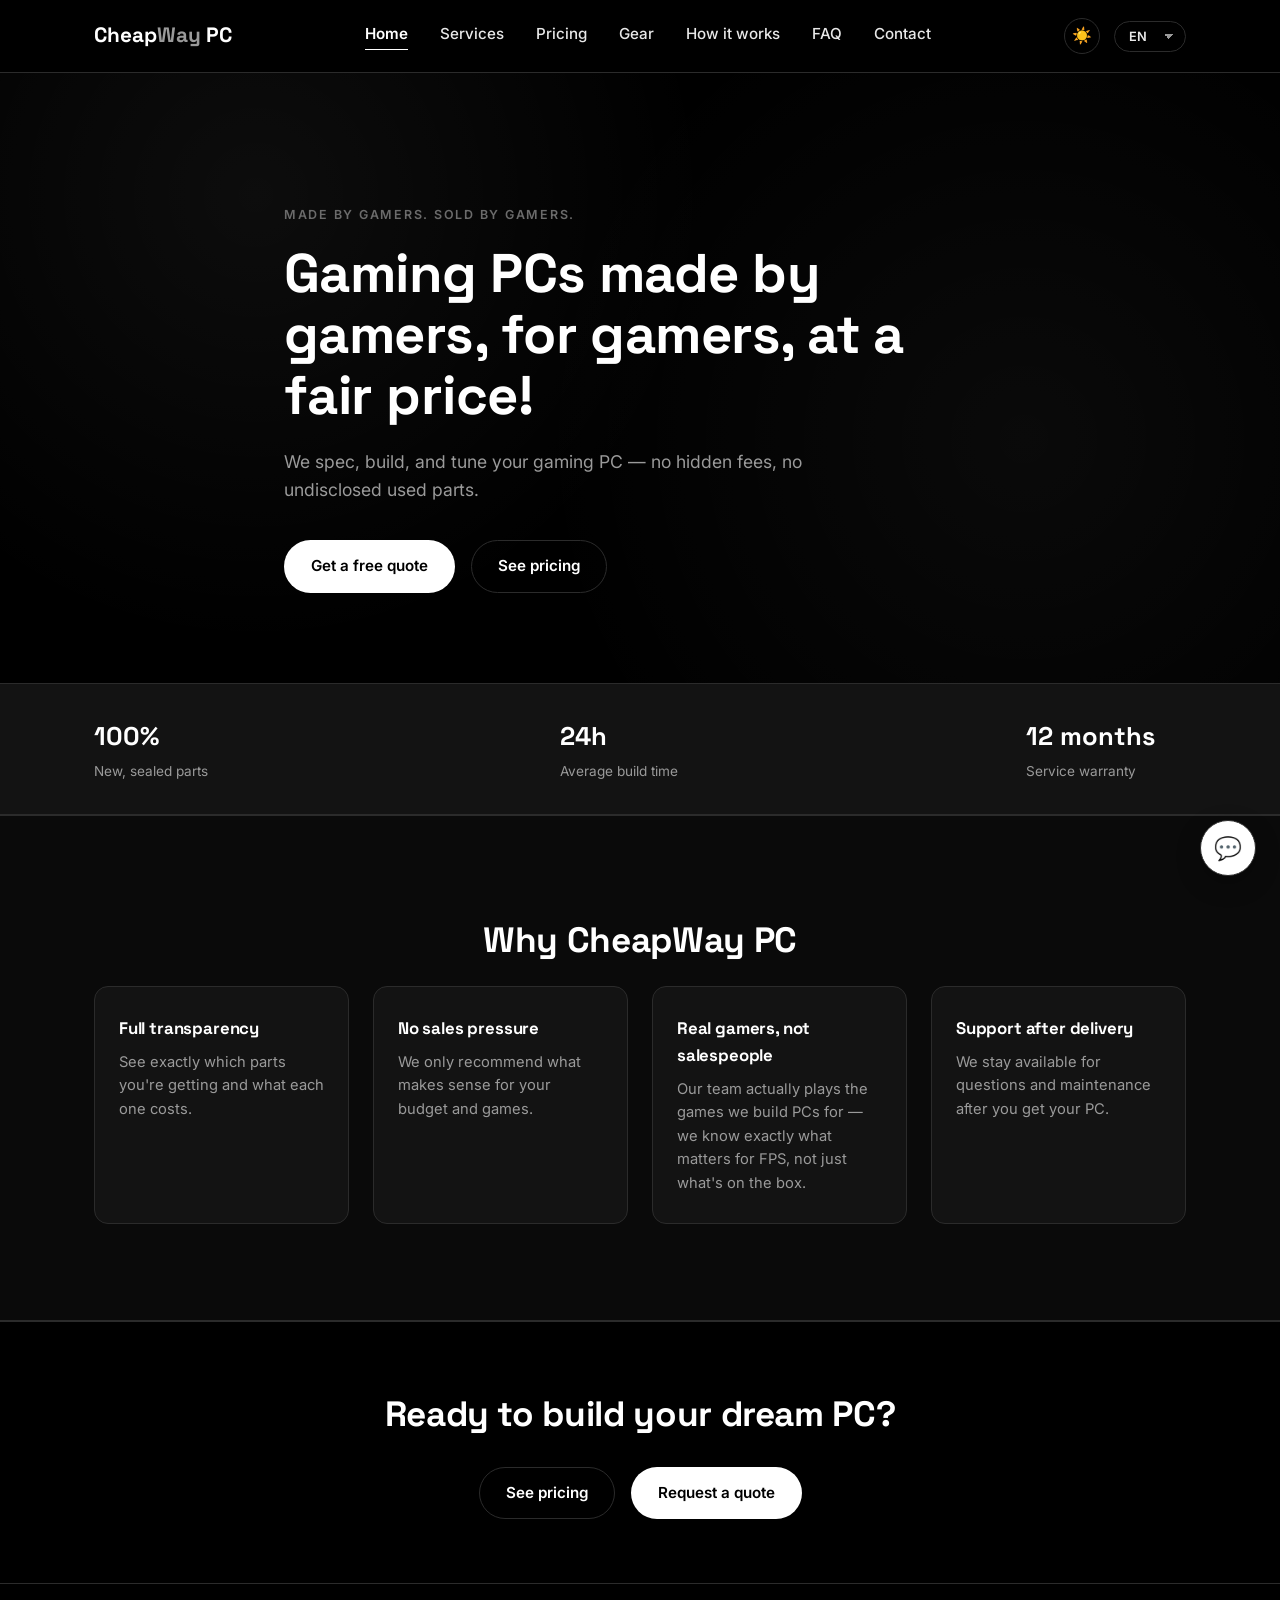
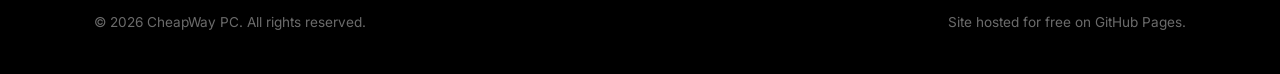
<file: index.html>
<!DOCTYPE html>
<html lang="en">
<head>
<meta charset="UTF-8">
<meta name="viewport" content="width=device-width, initial-scale=1.0">
<title>CheapWay PC — Gaming PCs at a fair price</title>
<meta name="description" content="CheapWay PC builds custom gaming PCs at fair prices. Made by gamers, sold by gamers.">
<script>
  (function () {
    try {
      var t = localStorage.getItem("cheapway-theme");
      if (t === "light" || t === "dark") document.documentElement.setAttribute("data-theme", t);
    } catch (e) {}
  })();
</script>
<link rel="preconnect" href="https://fonts.googleapis.com">
<link rel="preconnect" href="https://fonts.gstatic.com" crossorigin>
<link href="https://fonts.googleapis.com/css2?family=Space+Grotesk:wght@400;500;600;700&family=Inter:wght@400;500;600&display=swap" rel="stylesheet">
<link rel="stylesheet" href="style.css">
</head>
<body>

<header class="site-header">
  <div class="container header-inner">
    <a href="index.html" class="logo">Cheap<span>Way</span> PC</a>

    <nav class="main-nav" id="main-nav">
      <a href="index.html" data-i18n="nav_home" class="active">Home</a>
      <a href="servicii.html" data-i18n="nav_services">Services</a>
      <a href="preturi.html" data-i18n="nav_pricing">Pricing</a>
      <a href="gear.html" data-i18n="nav_gear">Gear</a>
      <a href="proces.html" data-i18n="nav_process">How it works</a>
      <a href="faq.html" data-i18n="nav_faq">FAQ</a>
      <a href="contact.html" data-i18n="nav_contact">Contact</a>
    </nav>

    <div class="header-actions">
      <button class="theme-toggle" id="theme-toggle" aria-label="Comută tema alb/negru" title="Alb / Negru">
        <span class="theme-icon" id="theme-icon">☀️</span>
      </button>
      <div class="lang-switch">
        <select id="lang-select" aria-label="Language / Limbă / Sprache / Idioma / Langue / 语言">
          <option value="en">EN</option>
          <option value="ro">RO</option>
          <option value="de">DE</option>
          <option value="es">ES</option>
          <option value="fr">FR</option>
          <option value="zh">中文</option>
        </select>
      </div>
      <button class="menu-toggle" id="menu-toggle" aria-label="Meniu" aria-expanded="false">
        <span></span><span></span><span></span>
      </button>
    </div>
  </div>
</header>

<main id="top">

  <section class="hero">
    <div class="container hero-inner">
      <p class="eyebrow" data-i18n="hero_eyebrow">Made by gamers. Sold by gamers.</p>
      <h1 data-i18n="hero_title">Gaming PCs made by gamers, for gamers, at a fair price!</h1>
      <p class="hero-sub" data-i18n="hero_subtitle">We spec, build, and tune your gaming PC — no hidden fees, no undisclosed used parts.</p>
      <div class="hero-cta">
        <a href="contact.html" class="btn btn-primary" data-i18n="hero_cta_primary">Get a free quote</a>
        <a href="preturi.html" class="btn btn-ghost" data-i18n="hero_cta_secondary">See pricing</a>
      </div>
    </div>
  </section>

  <section class="strip">
    <div class="container strip-inner">
      <div class="strip-item">
        <strong data-i18n="strip1_num">100%</strong>
        <span data-i18n="strip1_label">New, sealed parts</span>
      </div>
      <div class="strip-item">
        <strong data-i18n="strip2_num">24h</strong>
        <span data-i18n="strip2_label">Average build time</span>
      </div>
      <div class="strip-item">
        <strong data-i18n="strip3_num">12 months</strong>
        <span data-i18n="strip3_label">Service warranty</span>
      </div>
    </div>
  </section>

  <section class="section section-alt">
    <div class="container">
      <h2 data-i18n="why_title">Why CheapWay PC</h2>
      <div class="grid grid-4">
        <div class="card">
          <h3 data-i18n="why1_title">Full transparency</h3>
          <p data-i18n="why1_desc">See exactly which parts you're getting and what each one costs.</p>
        </div>
        <div class="card">
          <h3 data-i18n="why2_title">No sales pressure</h3>
          <p data-i18n="why2_desc">We only recommend what makes sense for your budget and games.</p>
        </div>
        <div class="card">
          <h3 data-i18n="why3_title">Real gamers, not salespeople</h3>
          <p data-i18n="why3_desc">Our team actually plays the games we build PCs for — we know exactly what matters for FPS, not just what's on the box.</p>
        </div>
        <div class="card">
          <h3 data-i18n="why4_title">Support after delivery</h3>
          <p data-i18n="why4_desc">We stay available for questions and maintenance after you get your PC.</p>
        </div>
      </div>
    </div>
  </section>

  <section class="section cta-banner">
    <div class="container cta-banner-inner">
      <h2 data-i18n="cta_banner_title">Ready to build your dream PC?</h2>
      <div class="hero-cta">
        <a href="preturi.html" class="btn btn-ghost" data-i18n="cta_banner_pricing">See pricing</a>
        <a href="contact.html" class="btn btn-primary" data-i18n="cta_banner_contact">Request a quote</a>
      </div>
    </div>
  </section>


</main>

<footer class="site-footer">
  <div class="container footer-inner">
    <p>&copy; <span id="year"></span> CheapWay PC. <span data-i18n="footer_rights">All rights reserved.</span></p>
    <p class="footer-note" data-i18n="footer_note">Site hosted for free on GitHub Pages.</p>
  </div>
</footer>

<div class="chat-widget">
  <button class="chat-toggle" id="chat-toggle" aria-label="Chat">💬</button>
  <div class="chat-panel" id="chat-panel">
    <div class="chat-panel-header">
      <span data-i18n="chat_header_title">Ask us anything</span>
      <button class="chat-close" id="chat-close" aria-label="Close">✕</button>
    </div>
    <div class="chat-log" id="chat-log">
      <div class="chat-msg chat-msg-bot" data-i18n="chat_greeting">Hi! Ask me about pricing, warranty, shipping, or anything else — I'll do my best to help.</div>
    </div>
    <form class="chat-input-row" id="chat-form">
      <input type="text" id="chat-input" data-i18n-placeholder="chat_placeholder" placeholder="Type your question..." autocomplete="off">
      <button type="submit" data-i18n="chat_send">Send</button>
    </form>
    <a href="faq.html" class="chat-faq-link" data-i18n="chat_faq_link">See all FAQs →</a>
  </div>
</div>

<script src="script.js"></script>
</body>
</html>
</file>
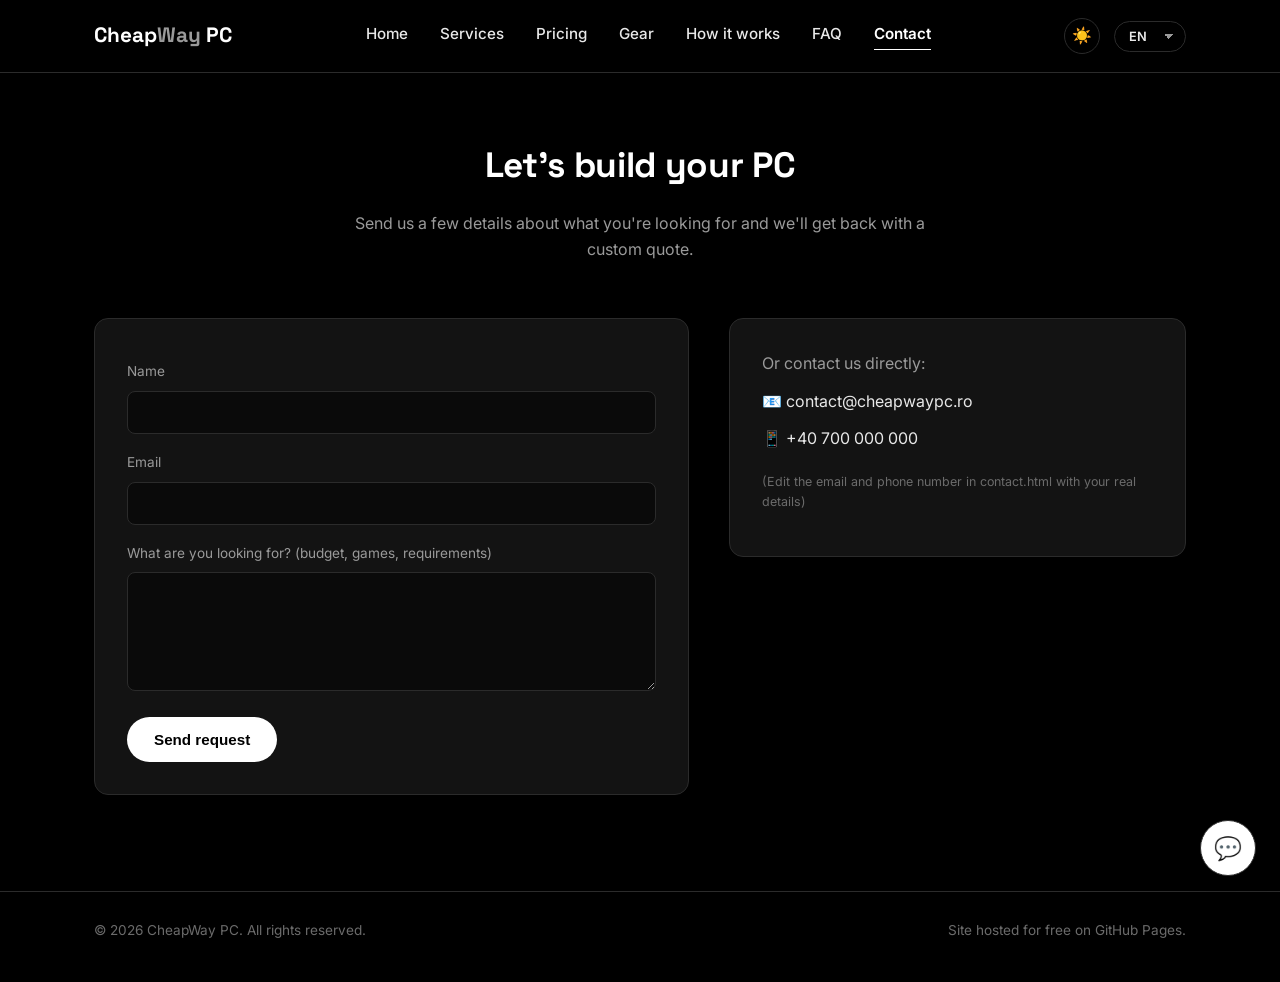
<file: contact.html>
<!DOCTYPE html>
<html lang="en">
<head>
<meta charset="UTF-8">
<meta name="viewport" content="width=device-width, initial-scale=1.0">
<title>Contact — CheapWay PC</title>
<meta name="description" content="Contact CheapWay PC for a custom gaming PC quote.">
<script>
  (function () {
    try {
      var t = localStorage.getItem("cheapway-theme");
      if (t === "light" || t === "dark") document.documentElement.setAttribute("data-theme", t);
    } catch (e) {}
  })();
</script>
<link rel="preconnect" href="https://fonts.googleapis.com">
<link rel="preconnect" href="https://fonts.gstatic.com" crossorigin>
<link href="https://fonts.googleapis.com/css2?family=Space+Grotesk:wght@400;500;600;700&family=Inter:wght@400;500;600&display=swap" rel="stylesheet">
<link rel="stylesheet" href="style.css">
</head>
<body>

<header class="site-header">
  <div class="container header-inner">
    <a href="index.html" class="logo">Cheap<span>Way</span> PC</a>

    <nav class="main-nav" id="main-nav">
      <a href="index.html" data-i18n="nav_home">Home</a>
      <a href="servicii.html" data-i18n="nav_services">Services</a>
      <a href="preturi.html" data-i18n="nav_pricing">Pricing</a>
      <a href="gear.html" data-i18n="nav_gear">Gear</a>
      <a href="proces.html" data-i18n="nav_process">How it works</a>
      <a href="faq.html" data-i18n="nav_faq">FAQ</a>
      <a href="contact.html" data-i18n="nav_contact" class="active">Contact</a>
    </nav>

    <div class="header-actions">
      <button class="theme-toggle" id="theme-toggle" aria-label="Comută tema alb/negru" title="Alb / Negru">
        <span class="theme-icon" id="theme-icon">☀️</span>
      </button>
      <div class="lang-switch">
        <select id="lang-select" aria-label="Language / Limbă / Sprache / Idioma / Langue / 语言">
          <option value="en">EN</option>
          <option value="ro">RO</option>
          <option value="de">DE</option>
          <option value="es">ES</option>
          <option value="fr">FR</option>
          <option value="zh">中文</option>
        </select>
      </div>
      <button class="menu-toggle" id="menu-toggle" aria-label="Meniu" aria-expanded="false">
        <span></span><span></span><span></span>
      </button>
    </div>
  </div>
</header>

<main id="top">

  <section class="section page-hero contact-section">
    <div class="container">
      <h1 data-i18n="contact_title">Let's build your PC</h1>
      <p class="section-sub" data-i18n="contact_subtitle">Send us a few details about what you're looking for and we'll get back with a custom quote.</p>

      <div class="contact-wrap">
        <form class="contact-form" id="contact-form">
          <label for="c-name" data-i18n="contact_name_label">Name</label>
          <input type="text" id="c-name" name="name" required>

          <label for="c-email" data-i18n="contact_email_label">Email</label>
          <input type="email" id="c-email" name="email" required>

          <label for="c-message" data-i18n="contact_message_label">What are you looking for? (budget, games, requirements)</label>
          <textarea id="c-message" name="message" rows="5" required></textarea>

          <button type="submit" class="btn btn-primary" data-i18n="contact_send_btn">Send request</button>
          <!-- This form opens an email to the address below (mailto). For a form that submits without opening the visitor's email client, you can connect Formspree or EmailJS for free. -->
        </form>

        <div class="contact-direct">
          <p data-i18n="contact_direct_label">Or contact us directly:</p>
          <p class="contact-line">📧 <a href="mailto:contact@cheapwaypc.ro">contact@cheapwaypc.ro</a></p>
          <p class="contact-line">📱 <a href="tel:+40700000000">+40 700 000 000</a></p>
          <p class="contact-note" data-i18n="contact_edit_note">(Edit the email and phone number in contact.html with your real details)</p>
        </div>
      </div>
    </div>
  </section>


</main>

<footer class="site-footer">
  <div class="container footer-inner">
    <p>&copy; <span id="year"></span> CheapWay PC. <span data-i18n="footer_rights">All rights reserved.</span></p>
    <p class="footer-note" data-i18n="footer_note">Site hosted for free on GitHub Pages.</p>
  </div>
</footer>

<div class="chat-widget">
  <button class="chat-toggle" id="chat-toggle" aria-label="Chat">💬</button>
  <div class="chat-panel" id="chat-panel">
    <div class="chat-panel-header">
      <span data-i18n="chat_header_title">Ask us anything</span>
      <button class="chat-close" id="chat-close" aria-label="Close">✕</button>
    </div>
    <div class="chat-log" id="chat-log">
      <div class="chat-msg chat-msg-bot" data-i18n="chat_greeting">Hi! Ask me about pricing, warranty, shipping, or anything else — I'll do my best to help.</div>
    </div>
    <form class="chat-input-row" id="chat-form">
      <input type="text" id="chat-input" data-i18n-placeholder="chat_placeholder" placeholder="Type your question..." autocomplete="off">
      <button type="submit" data-i18n="chat_send">Send</button>
    </form>
    <a href="faq.html" class="chat-faq-link" data-i18n="chat_faq_link">See all FAQs →</a>
  </div>
</div>

<script src="script.js"></script>
</body>
</html>
</file>
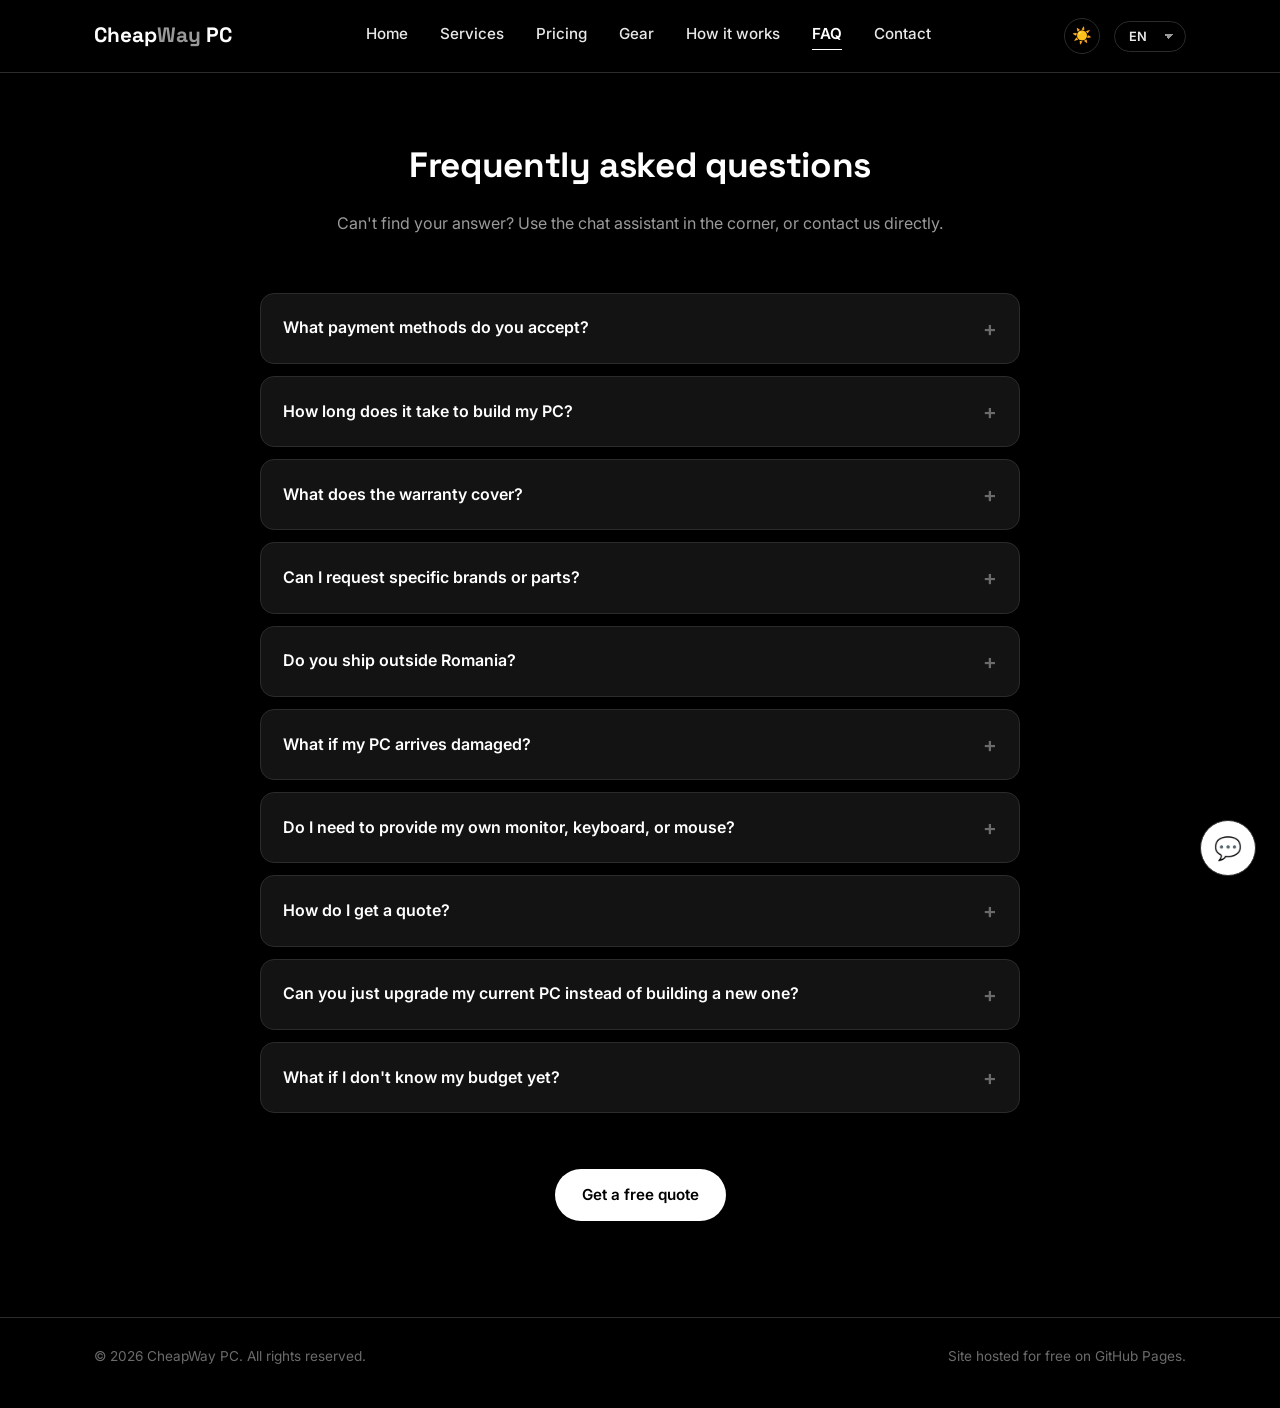
<file: faq.html>
<!DOCTYPE html>
<html lang="en">
<head>
<meta charset="UTF-8">
<meta name="viewport" content="width=device-width, initial-scale=1.0">
<title>FAQ — CheapWay PC</title>
<meta name="description" content="Frequently asked questions about CheapWay PC gaming builds: payment, warranty, shipping, and more.">
<script>
  (function () {
    try {
      var t = localStorage.getItem("cheapway-theme");
      if (t === "light" || t === "dark") document.documentElement.setAttribute("data-theme", t);
    } catch (e) {}
  })();
</script>
<link rel="preconnect" href="https://fonts.googleapis.com">
<link rel="preconnect" href="https://fonts.gstatic.com" crossorigin>
<link href="https://fonts.googleapis.com/css2?family=Space+Grotesk:wght@400;500;600;700&family=Inter:wght@400;500;600&display=swap" rel="stylesheet">
<link rel="stylesheet" href="style.css">
</head>
<body>

<header class="site-header">
  <div class="container header-inner">
    <a href="index.html" class="logo">Cheap<span>Way</span> PC</a>

    <nav class="main-nav" id="main-nav">
      <a href="index.html" data-i18n="nav_home">Home</a>
      <a href="servicii.html" data-i18n="nav_services">Services</a>
      <a href="preturi.html" data-i18n="nav_pricing">Pricing</a>
      <a href="gear.html" data-i18n="nav_gear">Gear</a>
      <a href="proces.html" data-i18n="nav_process">How it works</a>
      <a href="faq.html" data-i18n="nav_faq" class="active">FAQ</a>
      <a href="contact.html" data-i18n="nav_contact">Contact</a>
    </nav>

    <div class="header-actions">
      <button class="theme-toggle" id="theme-toggle" aria-label="Comută tema alb/negru" title="Alb / Negru">
        <span class="theme-icon" id="theme-icon">☀️</span>
      </button>
      <div class="lang-switch">
        <select id="lang-select" aria-label="Language / Limbă / Sprache / Idioma / Langue / 语言">
          <option value="en">EN</option>
          <option value="ro">RO</option>
          <option value="de">DE</option>
          <option value="es">ES</option>
          <option value="fr">FR</option>
          <option value="zh">中文</option>
        </select>
      </div>
      <button class="menu-toggle" id="menu-toggle" aria-label="Meniu" aria-expanded="false">
        <span></span><span></span><span></span>
      </button>
    </div>
  </div>
</header>

<main id="top">

  <section class="section page-hero">
    <div class="container">
      <h1 data-i18n="faq_page_title">Frequently asked questions</h1>
      <p class="section-sub" data-i18n="faq_page_subtitle">Can't find your answer? Use the chat assistant in the corner, or contact us directly.</p>

      <div class="faq-list">
        <details class="faq-item">
          <summary data-i18n="faq_payment_q">What payment methods do you accept?</summary>
          <p data-i18n="faq_payment_a">We accept bank transfer and cash on delivery for local orders. Card payment can be set up on request — just ask when you request your quote.</p>
        </details>
        <details class="faq-item">
          <summary data-i18n="faq_build_time_q">How long does it take to build my PC?</summary>
          <p data-i18n="faq_build_time_a">Most builds take about 24 hours once we have all the parts in hand. Delivery time on top of that depends on your location.</p>
        </details>
        <details class="faq-item">
          <summary data-i18n="faq_warranty_q">What does the warranty cover?</summary>
          <p data-i18n="faq_warranty_a">Every build comes with a 12-month service warranty covering assembly issues and part failures under normal use. We also offer support after delivery for any questions.</p>
        </details>
        <details class="faq-item">
          <summary data-i18n="faq_custom_parts_q">Can I request specific brands or parts?</summary>
          <p data-i18n="faq_custom_parts_a">Absolutely. Tell us the brands or components you prefer and we'll build around them whenever compatible with your budget and goals.</p>
        </details>
        <details class="faq-item">
          <summary data-i18n="faq_shipping_q">Do you ship outside Romania?</summary>
          <p data-i18n="faq_shipping_a">Yes, we can arrange shipping internationally — cost and delivery time depend on your country. Ask us for a shipping quote along with your PC quote.</p>
        </details>
        <details class="faq-item">
          <summary data-i18n="faq_damaged_q">What if my PC arrives damaged?</summary>
          <p data-i18n="faq_damaged_a">Every PC is tested before it leaves us and carefully packaged. If anything is damaged in transit, contact us right away and we'll fix or replace it under warranty at no extra cost.</p>
        </details>
        <details class="faq-item">
          <summary data-i18n="faq_peripherals_q">Do I need to provide my own monitor, keyboard, or mouse?</summary>
          <p data-i18n="faq_peripherals_a">No — we can include a monitor, keyboard, mouse, or gaming chair in your order. Check our Gear page for our recommended picks by budget.</p>
        </details>
        <details class="faq-item">
          <summary data-i18n="faq_quote_q">How do I get a quote?</summary>
          <p data-i18n="faq_quote_a">Fill out the form on our Contact page with your budget and the games you play, and we'll reply with a clear, itemized quote.</p>
        </details>
        <details class="faq-item">
          <summary data-i18n="faq_upgrade_existing_q">Can you just upgrade my current PC instead of building a new one?</summary>
          <p data-i18n="faq_upgrade_existing_a">Yes — we regularly upgrade existing PCs, including ones bought from a store. We'll tell you exactly what's worth changing for better performance.</p>
        </details>
        <details class="faq-item">
          <summary data-i18n="faq_no_budget_q">What if I don't know my budget yet?</summary>
          <p data-i18n="faq_no_budget_a">That's fine — tell us what games you want to play and how you plan to use the PC, and we'll suggest a few options at different price points.</p>
        </details>
      </div>

      <div class="page-cta">
        <a href="contact.html" class="btn btn-primary" data-i18n="hero_cta_primary">Get a free quote</a>
      </div>
    </div>
  </section>


</main>

<footer class="site-footer">
  <div class="container footer-inner">
    <p>&copy; <span id="year"></span> CheapWay PC. <span data-i18n="footer_rights">All rights reserved.</span></p>
    <p class="footer-note" data-i18n="footer_note">Site hosted for free on GitHub Pages.</p>
  </div>
</footer>

<div class="chat-widget">
  <button class="chat-toggle" id="chat-toggle" aria-label="Chat">💬</button>
  <div class="chat-panel" id="chat-panel">
    <div class="chat-panel-header">
      <span data-i18n="chat_header_title">Ask us anything</span>
      <button class="chat-close" id="chat-close" aria-label="Close">✕</button>
    </div>
    <div class="chat-log" id="chat-log">
      <div class="chat-msg chat-msg-bot" data-i18n="chat_greeting">Hi! Ask me about pricing, warranty, shipping, or anything else — I'll do my best to help.</div>
    </div>
    <form class="chat-input-row" id="chat-form">
      <input type="text" id="chat-input" data-i18n-placeholder="chat_placeholder" placeholder="Type your question..." autocomplete="off">
      <button type="submit" data-i18n="chat_send">Send</button>
    </form>
    <a href="faq.html" class="chat-faq-link" data-i18n="chat_faq_link">See all FAQs →</a>
  </div>
</div>

<script src="script.js"></script>
</body>
</html>
</file>
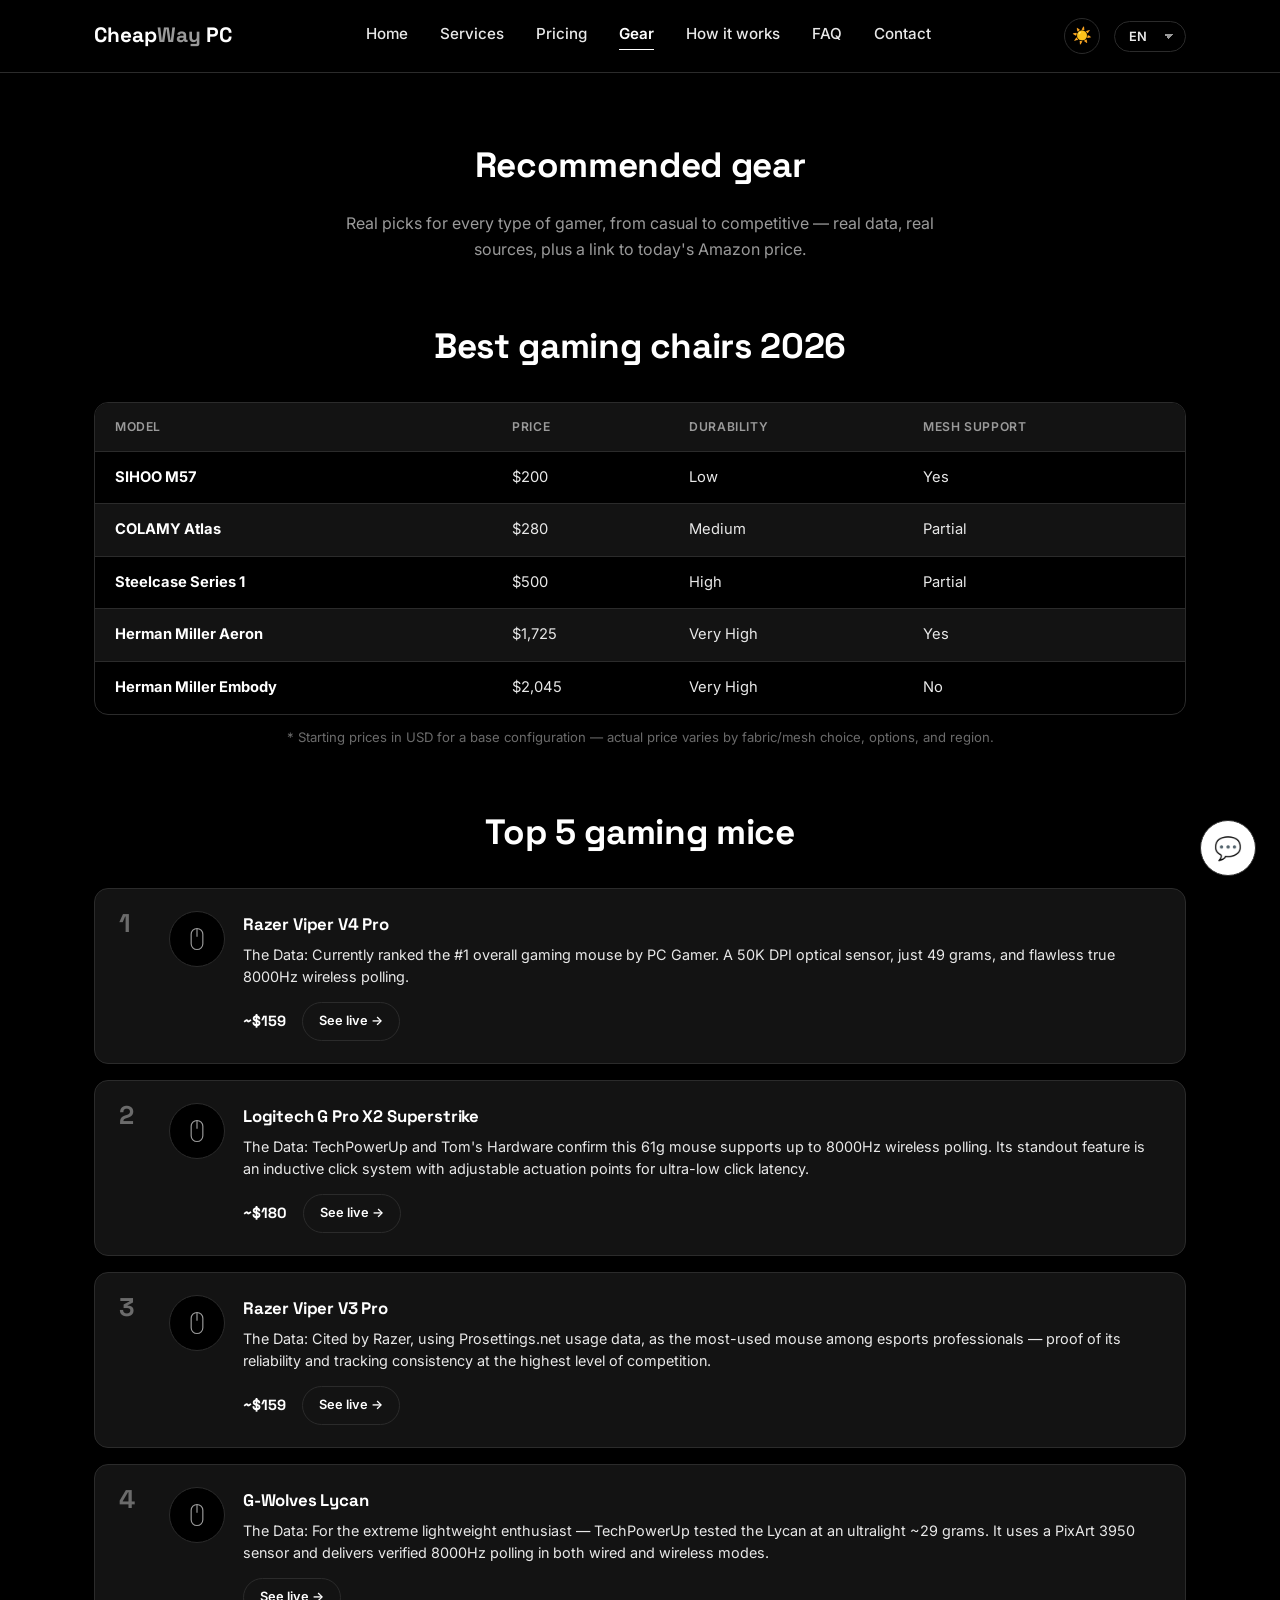
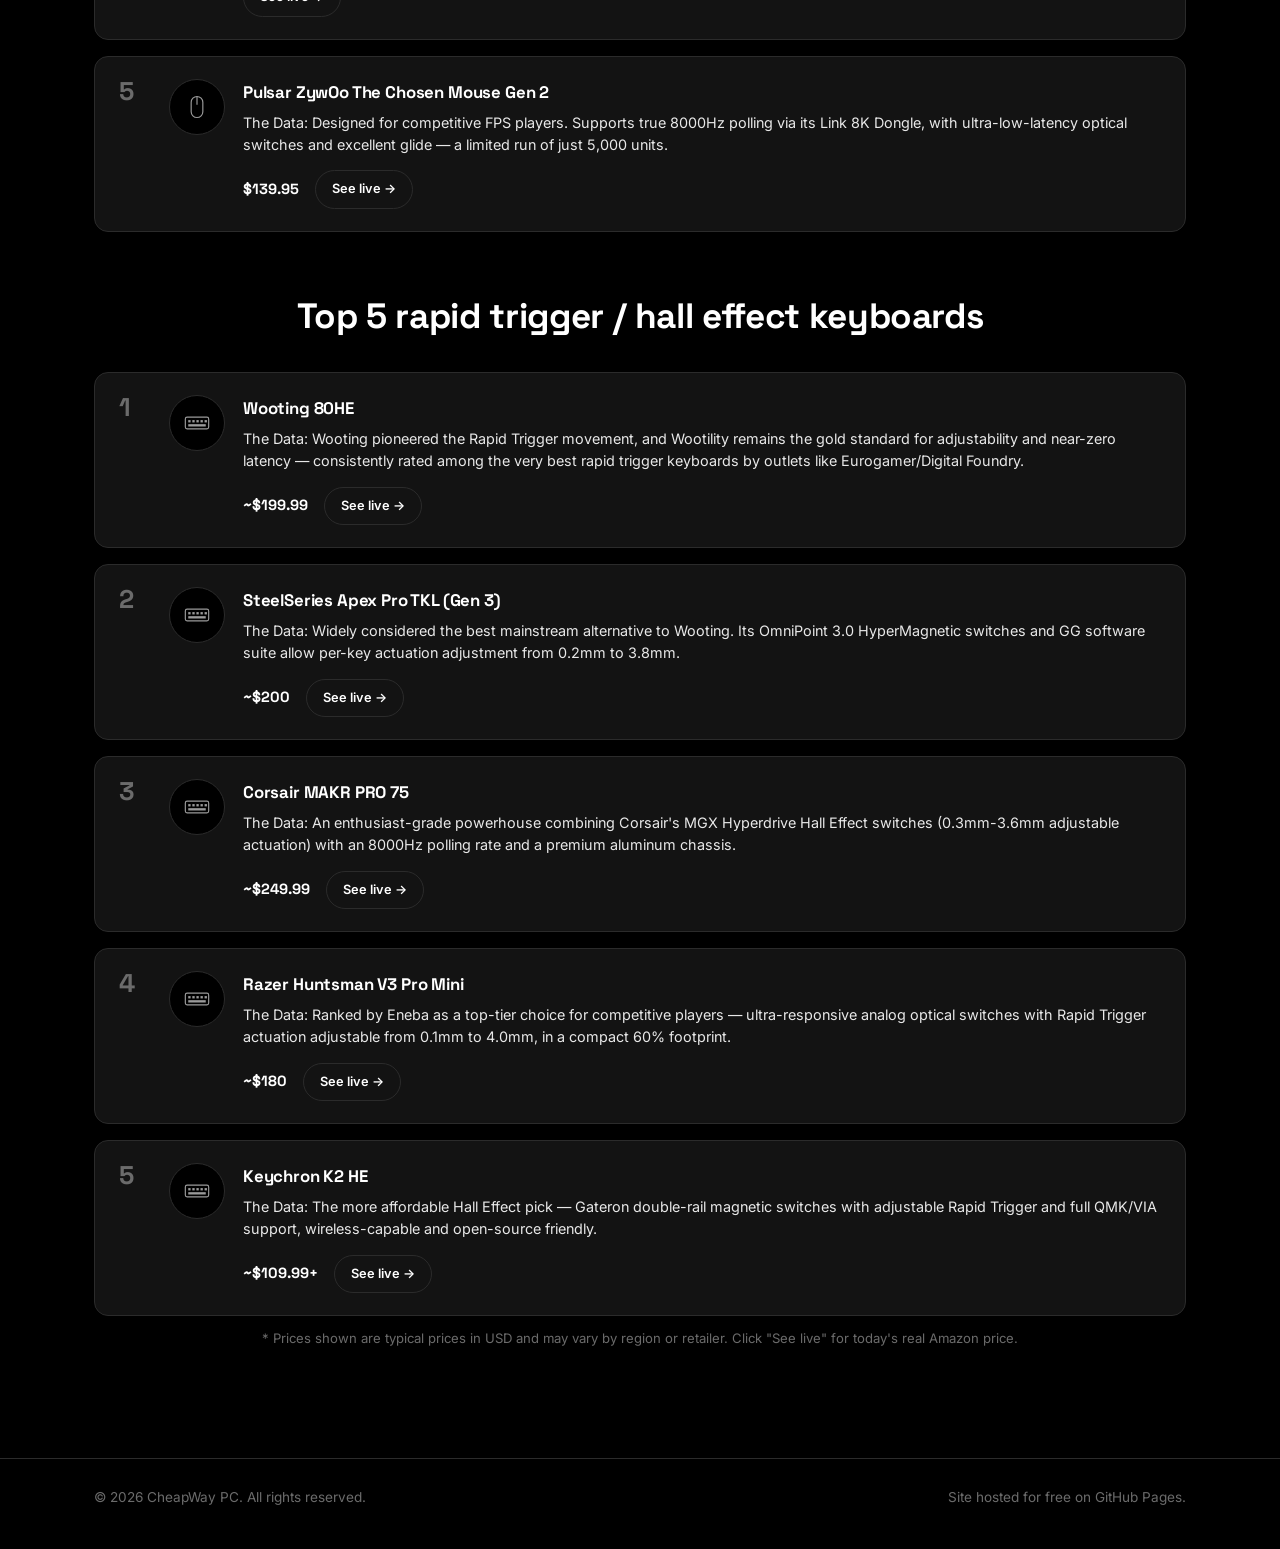
<file: gear.html>
<!DOCTYPE html>
<html lang="en">
<head>
<meta charset="UTF-8">
<meta name="viewport" content="width=device-width, initial-scale=1.0">
<title>Recommended Gear — CheapWay PC</title>
<meta name="description" content="CheapWay PC's picks for the best gaming chairs and mice, for every type of gamer and budget.">
<script>
  (function () {
    try {
      var t = localStorage.getItem("cheapway-theme");
      if (t === "light" || t === "dark") document.documentElement.setAttribute("data-theme", t);
    } catch (e) {}
  })();
</script>
<link rel="preconnect" href="https://fonts.googleapis.com">
<link rel="preconnect" href="https://fonts.gstatic.com" crossorigin>
<link href="https://fonts.googleapis.com/css2?family=Space+Grotesk:wght@400;500;600;700&family=Inter:wght@400;500;600&display=swap" rel="stylesheet">
<link rel="stylesheet" href="style.css">
</head>
<body>

<header class="site-header">
  <div class="container header-inner">
    <a href="index.html" class="logo">Cheap<span>Way</span> PC</a>

    <nav class="main-nav" id="main-nav">
      <a href="index.html" data-i18n="nav_home">Home</a>
      <a href="servicii.html" data-i18n="nav_services">Services</a>
      <a href="preturi.html" data-i18n="nav_pricing">Pricing</a>
      <a href="gear.html" data-i18n="nav_gear" class="active">Gear</a>
      <a href="proces.html" data-i18n="nav_process">How it works</a>
      <a href="faq.html" data-i18n="nav_faq">FAQ</a>
      <a href="contact.html" data-i18n="nav_contact">Contact</a>
    </nav>

    <div class="header-actions">
      <button class="theme-toggle" id="theme-toggle" aria-label="Comută tema alb/negru" title="Alb / Negru">
        <span class="theme-icon" id="theme-icon">☀️</span>
      </button>
      <div class="lang-switch">
        <select id="lang-select" aria-label="Language / Limbă / Sprache / Idioma / Langue / 语言">
          <option value="en">EN</option>
          <option value="ro">RO</option>
          <option value="de">DE</option>
          <option value="es">ES</option>
          <option value="fr">FR</option>
          <option value="zh">中文</option>
        </select>
      </div>
      <button class="menu-toggle" id="menu-toggle" aria-label="Meniu" aria-expanded="false">
        <span></span><span></span><span></span>
      </button>
    </div>
  </div>
</header>

<main id="top">

  <section class="section page-hero">
    <div class="container">
      <h1 data-i18n="gear_title">Recommended gear</h1>
      <p class="section-sub" data-i18n="gear_subtitle">Real picks for every type of gamer, from casual to competitive — real data, real sources, plus a link to today's Amazon price.</p>

      <h2 class="gear-section-title" data-i18n="gear_chairs_title">Best gaming chairs 2026</h2>
      <div class="gear-table-wrap">
        <table class="gear-table">
          <thead>
            <tr>
              <th data-i18n="gear_th_model">Model</th>
              <th data-i18n="gear_th_price">Price</th>
              <th data-i18n="gear_th_durability">Durability</th>
              <th data-i18n="gear_th_mesh">Mesh Support</th>
            </tr>
          </thead>
          <tbody>
            <tr>
              <td><strong data-i18n="chair1_name">SIHOO M57</strong></td>
              <td data-i18n="chair1_price">$200</td>
              <td data-i18n="chair1_durability">Low</td>
              <td data-i18n="chair1_mesh">Yes</td>
            </tr>
            <tr>
              <td><strong data-i18n="chair2_name">COLAMY Atlas</strong></td>
              <td data-i18n="chair2_price">$280</td>
              <td data-i18n="chair2_durability">Medium</td>
              <td data-i18n="chair2_mesh">Partial</td>
            </tr>
            <tr>
              <td><strong data-i18n="chair3_name">Steelcase Series 1</strong></td>
              <td data-i18n="chair3_price">$500</td>
              <td data-i18n="chair3_durability">High</td>
              <td data-i18n="chair3_mesh">Partial</td>
            </tr>
            <tr>
              <td><strong data-i18n="chair4_name">Herman Miller Aeron</strong></td>
              <td data-i18n="chair4_price">$1,725</td>
              <td data-i18n="chair4_durability">Very High</td>
              <td data-i18n="chair4_mesh">Yes</td>
            </tr>
            <tr>
              <td><strong data-i18n="chair5_name">Herman Miller Embody</strong></td>
              <td data-i18n="chair5_price">$2,045</td>
              <td data-i18n="chair5_durability">Very High</td>
              <td data-i18n="chair5_mesh">No</td>
            </tr>
          </tbody>
        </table>
      </div>
      <p class="pricing-note" data-i18n="gear_chairs_note">* Starting prices in USD for a base configuration — actual price varies by fabric/mesh choice, options, and region.</p>

      <h2 class="gear-section-title" data-i18n="gear_mice_title">Top 5 gaming mice</h2>
      <ol class="gear-top-list">
        <li class="gear-top-item">
          <span class="gear-top-rank">1</span>
          <div class="gear-top-icon" aria-hidden="true"><svg viewBox="0 0 48 48" xmlns="http://www.w3.org/2000/svg"><rect x="14" y="6" width="20" height="36" rx="10" fill="none" stroke="currentColor" stroke-width="2"/><line x1="24" y1="6" x2="24" y2="20" stroke="currentColor" stroke-width="2"/></svg></div>
          <div class="gear-top-body">
            <h3 data-i18n="mouse1_name">Razer Viper V4 Pro</h3>
            <p class="gear-top-data" data-i18n="mouse1_data">The Data: Currently ranked the #1 overall gaming mouse by PC Gamer. A 50K DPI optical sensor, just 49 grams, and flawless true 8000Hz wireless polling.</p>
            <div class="gear-top-meta">
              <span class="gear-top-price" data-i18n="mouse1_price">~$159</span>
              <a href="#" class="amazon-link btn btn-ghost" data-amazon-query="razer viper v4 pro gaming mouse" target="_blank" rel="noopener sponsored" data-i18n="amazon_link_text">See live →</a>
            </div>
          </div>
        </li>
        <li class="gear-top-item">
          <span class="gear-top-rank">2</span>
          <div class="gear-top-icon" aria-hidden="true"><svg viewBox="0 0 48 48" xmlns="http://www.w3.org/2000/svg"><rect x="14" y="6" width="20" height="36" rx="10" fill="none" stroke="currentColor" stroke-width="2"/><line x1="24" y1="6" x2="24" y2="20" stroke="currentColor" stroke-width="2"/></svg></div>
          <div class="gear-top-body">
            <h3 data-i18n="mouse2_name">Logitech G Pro X2 Superstrike</h3>
            <p class="gear-top-data" data-i18n="mouse2_data">The Data: TechPowerUp and Tom's Hardware confirm this 61g mouse supports up to 8000Hz wireless polling. Its standout feature is an inductive click system with adjustable actuation points for ultra-low click latency.</p>
            <div class="gear-top-meta">
              <span class="gear-top-price" data-i18n="mouse2_price">~$180</span>
              <a href="#" class="amazon-link btn btn-ghost" data-amazon-query="logitech g pro x2 superstrike" target="_blank" rel="noopener sponsored" data-i18n="amazon_link_text">See live →</a>
            </div>
          </div>
        </li>
        <li class="gear-top-item">
          <span class="gear-top-rank">3</span>
          <div class="gear-top-icon" aria-hidden="true"><svg viewBox="0 0 48 48" xmlns="http://www.w3.org/2000/svg"><rect x="14" y="6" width="20" height="36" rx="10" fill="none" stroke="currentColor" stroke-width="2"/><line x1="24" y1="6" x2="24" y2="20" stroke="currentColor" stroke-width="2"/></svg></div>
          <div class="gear-top-body">
            <h3 data-i18n="mouse3_name">Razer Viper V3 Pro</h3>
            <p class="gear-top-data" data-i18n="mouse3_data">The Data: Cited by Razer, using Prosettings.net usage data, as the most-used mouse among esports professionals — proof of its reliability and tracking consistency at the highest level of competition.</p>
            <div class="gear-top-meta">
              <span class="gear-top-price" data-i18n="mouse3_price">~$159</span>
              <a href="#" class="amazon-link btn btn-ghost" data-amazon-query="razer viper v3 pro gaming mouse" target="_blank" rel="noopener sponsored" data-i18n="amazon_link_text">See live →</a>
            </div>
          </div>
        </li>
        <li class="gear-top-item">
          <span class="gear-top-rank">4</span>
          <div class="gear-top-icon" aria-hidden="true"><svg viewBox="0 0 48 48" xmlns="http://www.w3.org/2000/svg"><rect x="14" y="6" width="20" height="36" rx="10" fill="none" stroke="currentColor" stroke-width="2"/><line x1="24" y1="6" x2="24" y2="20" stroke="currentColor" stroke-width="2"/></svg></div>
          <div class="gear-top-body">
            <h3 data-i18n="mouse4_name">G-Wolves Lycan</h3>
            <p class="gear-top-data" data-i18n="mouse4_data">The Data: For the extreme lightweight enthusiast — TechPowerUp tested the Lycan at an ultralight ~29 grams. It uses a PixArt 3950 sensor and delivers verified 8000Hz polling in both wired and wireless modes.</p>
            <div class="gear-top-meta">
              <a href="#" class="amazon-link btn btn-ghost" data-amazon-query="g-wolves lycan gaming mouse" target="_blank" rel="noopener sponsored" data-i18n="amazon_link_text">See live →</a>
            </div>
          </div>
        </li>
        <li class="gear-top-item">
          <span class="gear-top-rank">5</span>
          <div class="gear-top-icon" aria-hidden="true"><svg viewBox="0 0 48 48" xmlns="http://www.w3.org/2000/svg"><rect x="14" y="6" width="20" height="36" rx="10" fill="none" stroke="currentColor" stroke-width="2"/><line x1="24" y1="6" x2="24" y2="20" stroke="currentColor" stroke-width="2"/></svg></div>
          <div class="gear-top-body">
            <h3 data-i18n="mouse5_name">Pulsar ZywOo The Chosen Mouse Gen 2</h3>
            <p class="gear-top-data" data-i18n="mouse5_data">The Data: Designed for competitive FPS players. Supports true 8000Hz polling via its Link 8K Dongle, with ultra-low-latency optical switches and excellent glide — a limited run of just 5,000 units.</p>
            <div class="gear-top-meta">
              <span class="gear-top-price" data-i18n="mouse5_price">$139.95</span>
              <a href="#" class="amazon-link btn btn-ghost" data-amazon-query="pulsar zywoo the chosen mouse gen 2" target="_blank" rel="noopener sponsored" data-i18n="amazon_link_text">See live →</a>
            </div>
          </div>
        </li>
      </ol>

      <h2 class="gear-section-title" data-i18n="gear_kb_title">Top 5 rapid trigger / hall effect keyboards</h2>
      <ol class="gear-top-list">
        <li class="gear-top-item">
          <span class="gear-top-rank">1</span>
          <div class="gear-top-icon" aria-hidden="true"><svg viewBox="0 0 48 48" xmlns="http://www.w3.org/2000/svg"><rect x="4" y="14" width="40" height="20" rx="3" fill="none" stroke="currentColor" stroke-width="2"/><rect x="9" y="19" width="4" height="4" fill="currentColor"/><rect x="16" y="19" width="4" height="4" fill="currentColor"/><rect x="23" y="19" width="4" height="4" fill="currentColor"/><rect x="30" y="19" width="4" height="4" fill="currentColor"/><rect x="37" y="19" width="4" height="4" fill="currentColor"/><rect x="9" y="26" width="30" height="4" fill="currentColor"/></svg></div>
          <div class="gear-top-body">
            <h3 data-i18n="kb1_name">Wooting 80HE</h3>
            <p class="gear-top-data" data-i18n="kb1_data">The Data: Wooting pioneered the Rapid Trigger movement, and Wootility remains the gold standard for adjustability and near-zero latency — consistently rated among the very best rapid trigger keyboards by outlets like Eurogamer/Digital Foundry.</p>
            <div class="gear-top-meta">
              <span class="gear-top-price" data-i18n="kb1_price">~$199.99</span>
              <a href="#" class="amazon-link btn btn-ghost" data-amazon-query="wooting 80he keyboard" target="_blank" rel="noopener sponsored" data-i18n="amazon_link_text">See live →</a>
            </div>
          </div>
        </li>
        <li class="gear-top-item">
          <span class="gear-top-rank">2</span>
          <div class="gear-top-icon" aria-hidden="true"><svg viewBox="0 0 48 48" xmlns="http://www.w3.org/2000/svg"><rect x="4" y="14" width="40" height="20" rx="3" fill="none" stroke="currentColor" stroke-width="2"/><rect x="9" y="19" width="4" height="4" fill="currentColor"/><rect x="16" y="19" width="4" height="4" fill="currentColor"/><rect x="23" y="19" width="4" height="4" fill="currentColor"/><rect x="30" y="19" width="4" height="4" fill="currentColor"/><rect x="37" y="19" width="4" height="4" fill="currentColor"/><rect x="9" y="26" width="30" height="4" fill="currentColor"/></svg></div>
          <div class="gear-top-body">
            <h3 data-i18n="kb2_name">SteelSeries Apex Pro TKL (Gen 3)</h3>
            <p class="gear-top-data" data-i18n="kb2_data">The Data: Widely considered the best mainstream alternative to Wooting. Its OmniPoint 3.0 HyperMagnetic switches and GG software suite allow per-key actuation adjustment from 0.2mm to 3.8mm.</p>
            <div class="gear-top-meta">
              <span class="gear-top-price" data-i18n="kb2_price">~$200</span>
              <a href="#" class="amazon-link btn btn-ghost" data-amazon-query="steelseries apex pro tkl gen 3" target="_blank" rel="noopener sponsored" data-i18n="amazon_link_text">See live →</a>
            </div>
          </div>
        </li>
        <li class="gear-top-item">
          <span class="gear-top-rank">3</span>
          <div class="gear-top-icon" aria-hidden="true"><svg viewBox="0 0 48 48" xmlns="http://www.w3.org/2000/svg"><rect x="4" y="14" width="40" height="20" rx="3" fill="none" stroke="currentColor" stroke-width="2"/><rect x="9" y="19" width="4" height="4" fill="currentColor"/><rect x="16" y="19" width="4" height="4" fill="currentColor"/><rect x="23" y="19" width="4" height="4" fill="currentColor"/><rect x="30" y="19" width="4" height="4" fill="currentColor"/><rect x="37" y="19" width="4" height="4" fill="currentColor"/><rect x="9" y="26" width="30" height="4" fill="currentColor"/></svg></div>
          <div class="gear-top-body">
            <h3 data-i18n="kb3_name">Corsair MAKR PRO 75</h3>
            <p class="gear-top-data" data-i18n="kb3_data">The Data: An enthusiast-grade powerhouse combining Corsair's MGX Hyperdrive Hall Effect switches (0.3mm-3.6mm adjustable actuation) with an 8000Hz polling rate and a premium aluminum chassis.</p>
            <div class="gear-top-meta">
              <span class="gear-top-price" data-i18n="kb3_price">~$249.99</span>
              <a href="#" class="amazon-link btn btn-ghost" data-amazon-query="corsair makr pro 75 keyboard" target="_blank" rel="noopener sponsored" data-i18n="amazon_link_text">See live →</a>
            </div>
          </div>
        </li>
        <li class="gear-top-item">
          <span class="gear-top-rank">4</span>
          <div class="gear-top-icon" aria-hidden="true"><svg viewBox="0 0 48 48" xmlns="http://www.w3.org/2000/svg"><rect x="4" y="14" width="40" height="20" rx="3" fill="none" stroke="currentColor" stroke-width="2"/><rect x="9" y="19" width="4" height="4" fill="currentColor"/><rect x="16" y="19" width="4" height="4" fill="currentColor"/><rect x="23" y="19" width="4" height="4" fill="currentColor"/><rect x="30" y="19" width="4" height="4" fill="currentColor"/><rect x="37" y="19" width="4" height="4" fill="currentColor"/><rect x="9" y="26" width="30" height="4" fill="currentColor"/></svg></div>
          <div class="gear-top-body">
            <h3 data-i18n="kb4_name">Razer Huntsman V3 Pro Mini</h3>
            <p class="gear-top-data" data-i18n="kb4_data">The Data: Ranked by Eneba as a top-tier choice for competitive players — ultra-responsive analog optical switches with Rapid Trigger actuation adjustable from 0.1mm to 4.0mm, in a compact 60% footprint.</p>
            <div class="gear-top-meta">
              <span class="gear-top-price" data-i18n="kb4_price">~$180</span>
              <a href="#" class="amazon-link btn btn-ghost" data-amazon-query="razer huntsman v3 pro mini" target="_blank" rel="noopener sponsored" data-i18n="amazon_link_text">See live →</a>
            </div>
          </div>
        </li>
        <li class="gear-top-item">
          <span class="gear-top-rank">5</span>
          <div class="gear-top-icon" aria-hidden="true"><svg viewBox="0 0 48 48" xmlns="http://www.w3.org/2000/svg"><rect x="4" y="14" width="40" height="20" rx="3" fill="none" stroke="currentColor" stroke-width="2"/><rect x="9" y="19" width="4" height="4" fill="currentColor"/><rect x="16" y="19" width="4" height="4" fill="currentColor"/><rect x="23" y="19" width="4" height="4" fill="currentColor"/><rect x="30" y="19" width="4" height="4" fill="currentColor"/><rect x="37" y="19" width="4" height="4" fill="currentColor"/><rect x="9" y="26" width="30" height="4" fill="currentColor"/></svg></div>
          <div class="gear-top-body">
            <h3 data-i18n="kb5_name">Keychron K2 HE</h3>
            <p class="gear-top-data" data-i18n="kb5_data">The Data: The more affordable Hall Effect pick — Gateron double-rail magnetic switches with adjustable Rapid Trigger and full QMK/VIA support, wireless-capable and open-source friendly.</p>
            <div class="gear-top-meta">
              <span class="gear-top-price" data-i18n="kb5_price">~$109.99+</span>
              <a href="#" class="amazon-link btn btn-ghost" data-amazon-query="keychron k2 he keyboard" target="_blank" rel="noopener sponsored" data-i18n="amazon_link_text">See live →</a>
            </div>
          </div>
        </li>
      </ol>
      <p class="pricing-note" data-i18n="gear_price_note">* Prices shown are typical prices in USD and may vary by region or retailer. Click "See live" for today's real Amazon price.</p>
    </div>
  </section>


</main>

<footer class="site-footer">
  <div class="container footer-inner">
    <p>&copy; <span id="year"></span> CheapWay PC. <span data-i18n="footer_rights">All rights reserved.</span></p>
    <p class="footer-note" data-i18n="footer_note">Site hosted for free on GitHub Pages.</p>
  </div>
</footer>

<div class="chat-widget">
  <button class="chat-toggle" id="chat-toggle" aria-label="Chat">💬</button>
  <div class="chat-panel" id="chat-panel">
    <div class="chat-panel-header">
      <span data-i18n="chat_header_title">Ask us anything</span>
      <button class="chat-close" id="chat-close" aria-label="Close">✕</button>
    </div>
    <div class="chat-log" id="chat-log">
      <div class="chat-msg chat-msg-bot" data-i18n="chat_greeting">Hi! Ask me about pricing, warranty, shipping, or anything else — I'll do my best to help.</div>
    </div>
    <form class="chat-input-row" id="chat-form">
      <input type="text" id="chat-input" data-i18n-placeholder="chat_placeholder" placeholder="Type your question..." autocomplete="off">
      <button type="submit" data-i18n="chat_send">Send</button>
    </form>
    <a href="faq.html" class="chat-faq-link" data-i18n="chat_faq_link">See all FAQs →</a>
  </div>
</div>

<script src="script.js"></script>
</body>
</html>
</file>
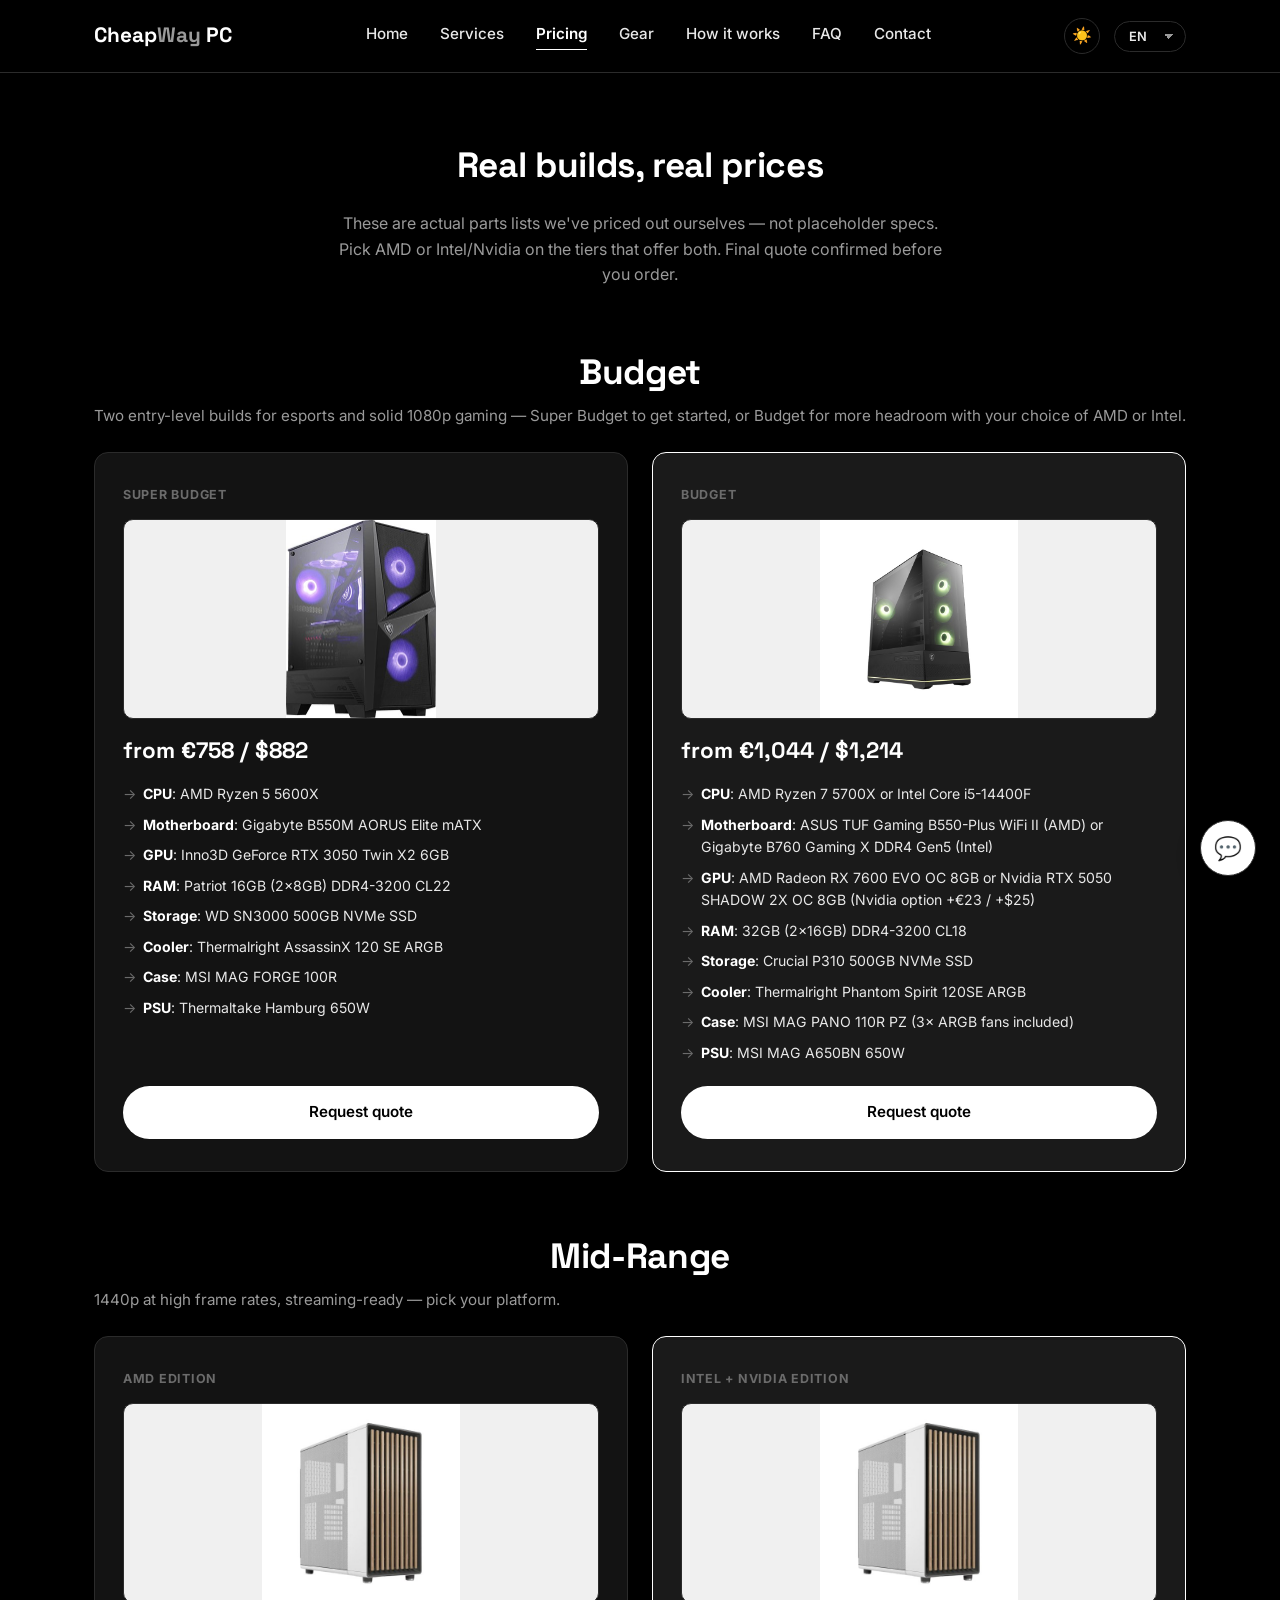
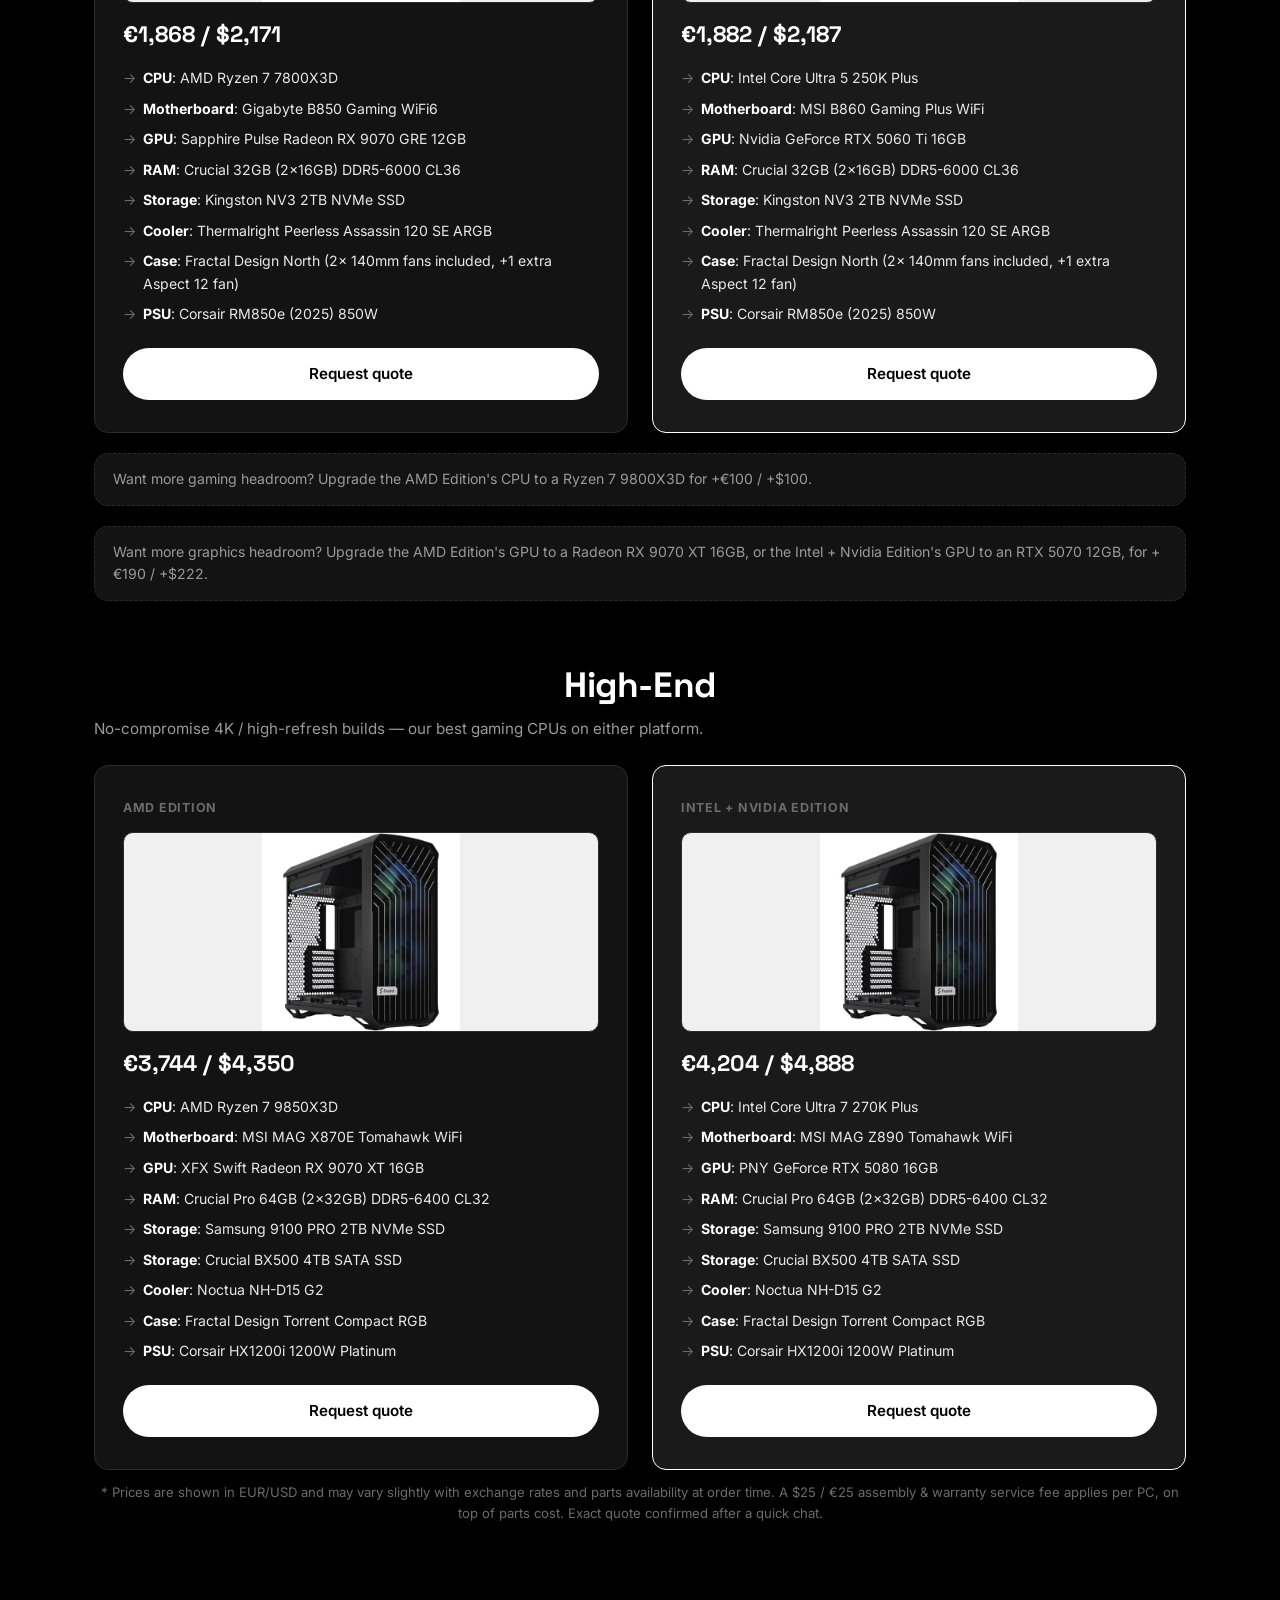
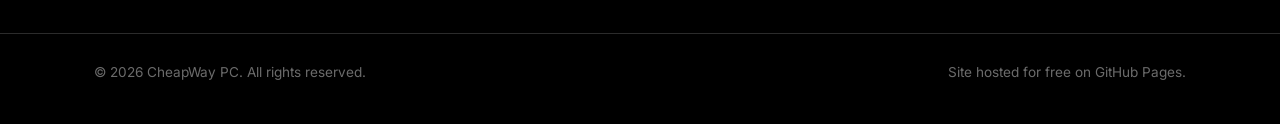
<file: preturi.html>
<!DOCTYPE html>
<html lang="en">
<head>
<meta charset="UTF-8">
<meta name="viewport" content="width=device-width, initial-scale=1.0">
<title>Pricing — CheapWay PC</title>
<meta name="description" content="Starting prices for CheapWay PC gaming builds: Starter, Performance, and Enthusiast.">
<script>
  (function () {
    try {
      var t = localStorage.getItem("cheapway-theme");
      if (t === "light" || t === "dark") document.documentElement.setAttribute("data-theme", t);
    } catch (e) {}
  })();
</script>
<link rel="preconnect" href="https://fonts.googleapis.com">
<link rel="preconnect" href="https://fonts.gstatic.com" crossorigin>
<link href="https://fonts.googleapis.com/css2?family=Space+Grotesk:wght@400;500;600;700&family=Inter:wght@400;500;600&display=swap" rel="stylesheet">
<link rel="stylesheet" href="style.css">
</head>
<body>

<header class="site-header">
  <div class="container header-inner">
    <a href="index.html" class="logo">Cheap<span>Way</span> PC</a>

    <nav class="main-nav" id="main-nav">
      <a href="index.html" data-i18n="nav_home">Home</a>
      <a href="servicii.html" data-i18n="nav_services">Services</a>
      <a href="preturi.html" data-i18n="nav_pricing" class="active">Pricing</a>
      <a href="gear.html" data-i18n="nav_gear">Gear</a>
      <a href="proces.html" data-i18n="nav_process">How it works</a>
      <a href="faq.html" data-i18n="nav_faq">FAQ</a>
      <a href="contact.html" data-i18n="nav_contact">Contact</a>
    </nav>

    <div class="header-actions">
      <button class="theme-toggle" id="theme-toggle" aria-label="Comută tema alb/negru" title="Alb / Negru">
        <span class="theme-icon" id="theme-icon">☀️</span>
      </button>
      <div class="lang-switch">
        <select id="lang-select" aria-label="Language / Limbă / Sprache / Idioma / Langue / 语言">
          <option value="en">EN</option>
          <option value="ro">RO</option>
          <option value="de">DE</option>
          <option value="es">ES</option>
          <option value="fr">FR</option>
          <option value="zh">中文</option>
        </select>
      </div>
      <button class="menu-toggle" id="menu-toggle" aria-label="Meniu" aria-expanded="false">
        <span></span><span></span><span></span>
      </button>
    </div>
  </div>
</header>

<main id="top">

  <section class="section page-hero">
    <div class="container">
      <h1 data-i18n="pricing_title">Real builds, real prices</h1>
      <p class="section-sub" data-i18n="pricing_subtitle">These are actual parts lists we've priced out ourselves — not placeholder specs. Pick AMD or Intel/Nvidia on the tiers that offer both. Final quote confirmed before you order.</p>

      <!-- TIER 0+1: SUPER BUDGET + BUDGET -->
      <div class="tier-block">
        <h2 class="tier-heading" data-i18n="tier1_name">Budget</h2>
        <p class="tier-desc" data-i18n="tier1_desc">Two entry-level builds for esports and solid 1080p gaming — Super Budget to get started, or Budget for more headroom with your choice of AMD or Intel.</p>
        <div class="grid grid-2 pricing-grid">
          <div class="price-card">
            <p class="edition-label" data-i18n="tier0_name">Super Budget</p>
            <img class="price-card-img" src="assets/cases/case-super-budget.jpg" alt="MSI MAG FORGE 100R case" loading="lazy" width="640" height="640">
            <p class="price"><span data-i18n="tier0_price">from €758 / $882</span></p>
            <ul class="parts-list">
              <li><strong data-i18n="part_cpu">CPU</strong>: AMD Ryzen 5 5600X</li>
              <li><strong data-i18n="part_mobo">Motherboard</strong>: Gigabyte B550M AORUS Elite mATX</li>
              <li><strong data-i18n="part_gpu">GPU</strong>: Inno3D GeForce RTX 3050 Twin X2 6GB</li>
              <li><strong data-i18n="part_ram">RAM</strong>: Patriot 16GB (2×8GB) DDR4-3200 CL22</li>
              <li><strong data-i18n="part_storage">Storage</strong>: WD SN3000 500GB NVMe SSD</li>
              <li><strong data-i18n="part_cooler">Cooler</strong>: Thermalright AssassinX 120 SE ARGB</li>
              <li><strong data-i18n="part_case">Case</strong>: MSI MAG FORGE 100R</li>
              <li><strong data-i18n="part_psu">PSU</strong>: Thermaltake Hamburg 650W</li>
            </ul>
            <a href="contact.html" class="btn btn-primary" data-i18n="tier_cta">Request quote</a>
          </div>
          <div class="price-card featured">
            <p class="edition-label" data-i18n="tier1_name">Budget</p>
            <img class="price-card-img" src="assets/cases/case-budget.jpg" alt="MSI MAG PANO 110R PZ case" loading="lazy" width="640" height="640">
            <p class="price"><span data-i18n="tier1_price">from €1,044 / $1,214</span></p>
            <ul class="parts-list">
              <li><strong data-i18n="part_cpu">CPU</strong>: AMD Ryzen 7 5700X <span data-i18n="opt_or">or</span> Intel Core i5-14400F</li>
              <li><strong data-i18n="part_mobo">Motherboard</strong>: ASUS TUF Gaming B550-Plus WiFi II (AMD) <span data-i18n="opt_or">or</span> Gigabyte B760 Gaming X DDR4 Gen5 (Intel)</li>
              <li><strong data-i18n="part_gpu">GPU</strong>: AMD Radeon RX 7600 EVO OC 8GB <span data-i18n="opt_or">or</span> Nvidia RTX 5050 SHADOW 2X OC 8GB <span data-i18n="tier1_gpu_note">(Nvidia option +€23 / +$25)</span></li>
              <li><strong data-i18n="part_ram">RAM</strong>: 32GB (2×16GB) DDR4-3200 CL18</li>
              <li><strong data-i18n="part_storage">Storage</strong>: Crucial P310 500GB NVMe SSD</li>
              <li><strong data-i18n="part_cooler">Cooler</strong>: Thermalright Phantom Spirit 120SE ARGB</li>
              <li><strong data-i18n="part_case">Case</strong>: MSI MAG PANO 110R PZ <span data-i18n="tier1_case_note">(3× ARGB fans included)</span></li>
              <li><strong data-i18n="part_psu">PSU</strong>: MSI MAG A650BN 650W</li>
            </ul>
            <a href="contact.html" class="btn btn-primary" data-i18n="tier_cta">Request quote</a>
          </div>
        </div>
      </div>

      <!-- TIER 2: MID-RANGE -->
      <div class="tier-block">
        <h2 class="tier-heading" data-i18n="tier2_name">Mid-Range</h2>
        <p class="tier-desc" data-i18n="tier2_desc">1440p at high frame rates, streaming-ready — pick your platform.</p>
        <div class="grid grid-2 pricing-grid">
          <div class="price-card">
            <p class="edition-label" data-i18n="edition_amd">AMD Edition</p>
            <img class="price-card-img" src="assets/cases/case-midrange.jpg" alt="Fractal Design North case" loading="lazy" width="640" height="640">
            <p class="price"><span data-i18n="tier2_amd_price">€1,868 / $2,171</span></p>
            <ul class="parts-list">
              <li><strong data-i18n="part_cpu">CPU</strong>: AMD Ryzen 7 7800X3D</li>
              <li><strong data-i18n="part_mobo">Motherboard</strong>: Gigabyte B850 Gaming WiFi6</li>
              <li><strong data-i18n="part_gpu">GPU</strong>: Sapphire Pulse Radeon RX 9070 GRE 12GB</li>
              <li><strong data-i18n="part_ram">RAM</strong>: Crucial 32GB (2×16GB) DDR5-6000 CL36</li>
              <li><strong data-i18n="part_storage">Storage</strong>: Kingston NV3 2TB NVMe SSD</li>
              <li><strong data-i18n="part_cooler">Cooler</strong>: Thermalright Peerless Assassin 120 SE ARGB</li>
              <li><strong data-i18n="part_case">Case</strong>: Fractal Design North <span data-i18n="tier2_case_note">(2× 140mm fans included, +1 extra Aspect 12 fan)</span></li>
              <li><strong data-i18n="part_psu">PSU</strong>: Corsair RM850e (2025) 850W</li>
            </ul>
            <a href="contact.html" class="btn btn-primary" data-i18n="tier_cta">Request quote</a>
          </div>
          <div class="price-card featured">
            <p class="edition-label" data-i18n="edition_intel">Intel + Nvidia Edition</p>
            <img class="price-card-img" src="assets/cases/case-midrange.jpg" alt="Fractal Design North case" loading="lazy" width="640" height="640">
            <p class="price"><span data-i18n="tier2_intel_price">€1,882 / $2,187</span></p>
            <ul class="parts-list">
              <li><strong data-i18n="part_cpu">CPU</strong>: Intel Core Ultra 5 250K Plus</li>
              <li><strong data-i18n="part_mobo">Motherboard</strong>: MSI B860 Gaming Plus WiFi</li>
              <li><strong data-i18n="part_gpu">GPU</strong>: Nvidia GeForce RTX 5060 Ti 16GB</li>
              <li><strong data-i18n="part_ram">RAM</strong>: Crucial 32GB (2×16GB) DDR5-6000 CL36</li>
              <li><strong data-i18n="part_storage">Storage</strong>: Kingston NV3 2TB NVMe SSD</li>
              <li><strong data-i18n="part_cooler">Cooler</strong>: Thermalright Peerless Assassin 120 SE ARGB</li>
              <li><strong data-i18n="part_case">Case</strong>: Fractal Design North <span data-i18n="tier2_case_note">(2× 140mm fans included, +1 extra Aspect 12 fan)</span></li>
              <li><strong data-i18n="part_psu">PSU</strong>: Corsair RM850e (2025) 850W</li>
            </ul>
            <a href="contact.html" class="btn btn-primary" data-i18n="tier_cta">Request quote</a>
          </div>
        </div>
        <p class="tier-upsell" data-i18n="tier2_upsell">Want more gaming headroom? Upgrade the AMD Edition's CPU to a Ryzen 7 9800X3D for +€100 / +$100.</p>
        <p class="tier-upsell" data-i18n="tier2_gpu_upsell">Want more graphics headroom? Upgrade the AMD Edition's GPU to a Radeon RX 9070 XT 16GB, or the Intel + Nvidia Edition's GPU to an RTX 5070 12GB, for +€190 / +$222.</p>
      </div>

      <!-- TIER 3: HIGH-END -->
      <div class="tier-block">
        <h2 class="tier-heading" data-i18n="tier3_name">High-End</h2>
        <p class="tier-desc" data-i18n="tier3_desc">No-compromise 4K / high-refresh builds — our best gaming CPUs on either platform.</p>
        <div class="grid grid-2 pricing-grid">
          <div class="price-card">
            <p class="edition-label" data-i18n="edition_amd">AMD Edition</p>
            <img class="price-card-img" src="assets/cases/case-highend.jpg" alt="Fractal Design Torrent Compact RGB case" loading="lazy" width="500" height="500">
            <p class="price"><span data-i18n="tier3_amd_price">€3,744 / $4,350</span></p>
            <ul class="parts-list">
              <li><strong data-i18n="part_cpu">CPU</strong>: AMD Ryzen 7 9850X3D</li>
              <li><strong data-i18n="part_mobo">Motherboard</strong>: MSI MAG X870E Tomahawk WiFi</li>
              <li><strong data-i18n="part_gpu">GPU</strong>: XFX Swift Radeon RX 9070 XT 16GB</li>
              <li><strong data-i18n="part_ram">RAM</strong>: Crucial Pro 64GB (2×32GB) DDR5-6400 CL32</li>
              <li><strong data-i18n="part_storage">Storage</strong>: Samsung 9100 PRO 2TB NVMe SSD</li>
              <li><strong data-i18n="part_storage">Storage</strong>: Crucial BX500 4TB SATA SSD</li>
              <li><strong data-i18n="part_cooler">Cooler</strong>: Noctua NH-D15 G2</li>
              <li><strong data-i18n="part_case">Case</strong>: Fractal Design Torrent Compact RGB</li>
              <li><strong data-i18n="part_psu">PSU</strong>: Corsair HX1200i 1200W Platinum</li>
            </ul>
            <a href="contact.html" class="btn btn-primary" data-i18n="tier_cta">Request quote</a>
          </div>
          <div class="price-card featured">
            <p class="edition-label" data-i18n="edition_intel">Intel + Nvidia Edition</p>
            <img class="price-card-img" src="assets/cases/case-highend.jpg" alt="Fractal Design Torrent Compact RGB case" loading="lazy" width="500" height="500">
            <p class="price"><span data-i18n="tier3_intel_price">€4,204 / $4,888</span></p>
            <ul class="parts-list">
              <li><strong data-i18n="part_cpu">CPU</strong>: Intel Core Ultra 7 270K Plus</li>
              <li><strong data-i18n="part_mobo">Motherboard</strong>: MSI MAG Z890 Tomahawk WiFi</li>
              <li><strong data-i18n="part_gpu">GPU</strong>: PNY GeForce RTX 5080 16GB</li>
              <li><strong data-i18n="part_ram">RAM</strong>: Crucial Pro 64GB (2×32GB) DDR5-6400 CL32</li>
              <li><strong data-i18n="part_storage">Storage</strong>: Samsung 9100 PRO 2TB NVMe SSD</li>
              <li><strong data-i18n="part_storage">Storage</strong>: Crucial BX500 4TB SATA SSD</li>
              <li><strong data-i18n="part_cooler">Cooler</strong>: Noctua NH-D15 G2</li>
              <li><strong data-i18n="part_case">Case</strong>: Fractal Design Torrent Compact RGB</li>
              <li><strong data-i18n="part_psu">PSU</strong>: Corsair HX1200i 1200W Platinum</li>
            </ul>
            <a href="contact.html" class="btn btn-primary" data-i18n="tier_cta">Request quote</a>
          </div>
        </div>
      </div>

      <p class="pricing-note" data-i18n="pricing_note">* Prices are shown in EUR/USD and may vary slightly with exchange rates and parts availability at order time. Exact quote confirmed after a quick chat.</p>
    </div>
  </section>


</main>

<footer class="site-footer">
  <div class="container footer-inner">
    <p>&copy; <span id="year"></span> CheapWay PC. <span data-i18n="footer_rights">All rights reserved.</span></p>
    <p class="footer-note" data-i18n="footer_note">Site hosted for free on GitHub Pages.</p>
  </div>
</footer>

<div class="chat-widget">
  <button class="chat-toggle" id="chat-toggle" aria-label="Chat">💬</button>
  <div class="chat-panel" id="chat-panel">
    <div class="chat-panel-header">
      <span data-i18n="chat_header_title">Ask us anything</span>
      <button class="chat-close" id="chat-close" aria-label="Close">✕</button>
    </div>
    <div class="chat-log" id="chat-log">
      <div class="chat-msg chat-msg-bot" data-i18n="chat_greeting">Hi! Ask me about pricing, warranty, shipping, or anything else — I'll do my best to help.</div>
    </div>
    <form class="chat-input-row" id="chat-form">
      <input type="text" id="chat-input" data-i18n-placeholder="chat_placeholder" placeholder="Type your question..." autocomplete="off">
      <button type="submit" data-i18n="chat_send">Send</button>
    </form>
    <a href="faq.html" class="chat-faq-link" data-i18n="chat_faq_link">See all FAQs →</a>
  </div>
</div>

<script src="script.js"></script>
</body>
</html>
</file>
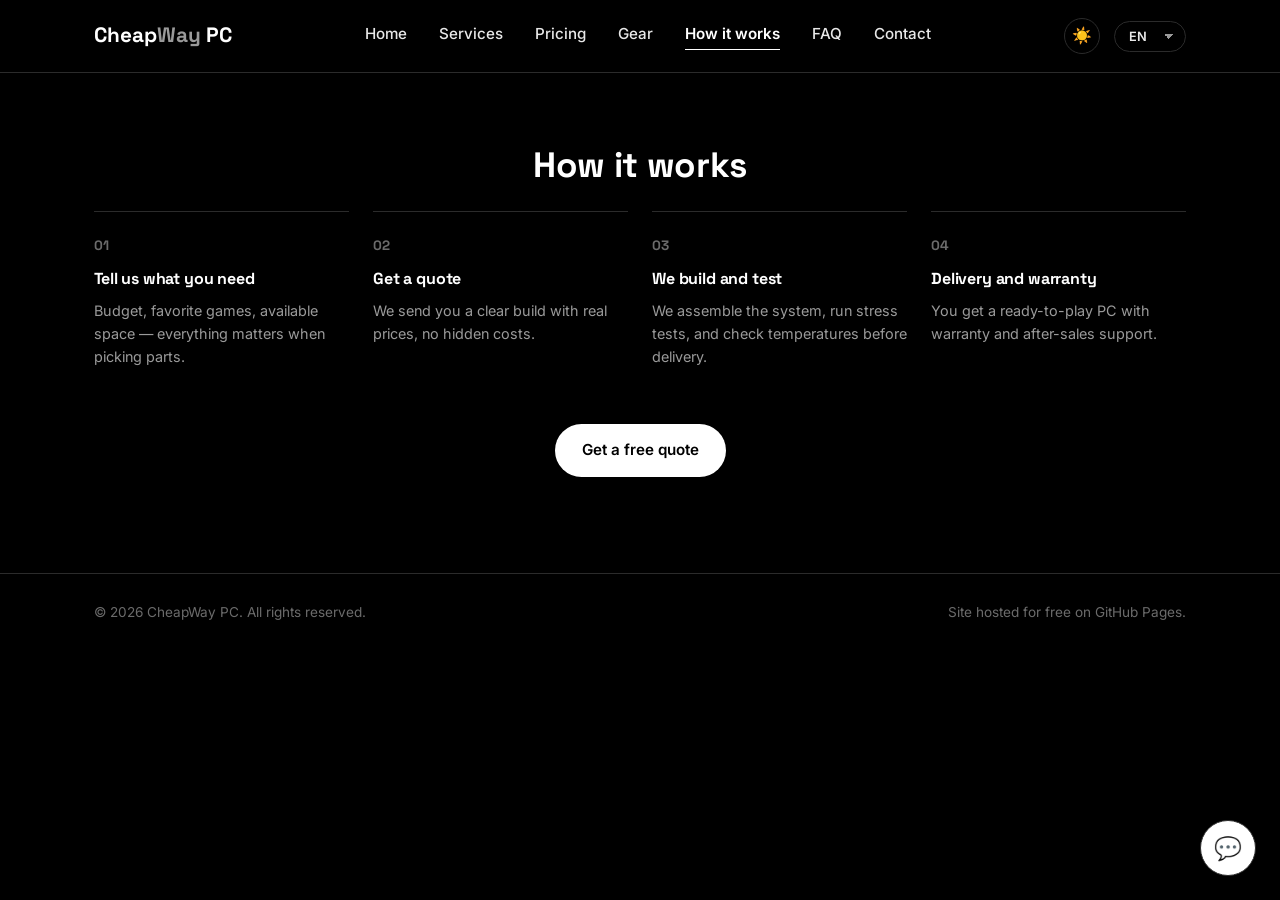
<file: proces.html>
<!DOCTYPE html>
<html lang="en">
<head>
<meta charset="UTF-8">
<meta name="viewport" content="width=device-width, initial-scale=1.0">
<title>How it works — CheapWay PC</title>
<meta name="description" content="The CheapWay PC process: from your requirements to a tested, warrantied gaming PC delivered to you.">
<script>
  (function () {
    try {
      var t = localStorage.getItem("cheapway-theme");
      if (t === "light" || t === "dark") document.documentElement.setAttribute("data-theme", t);
    } catch (e) {}
  })();
</script>
<link rel="preconnect" href="https://fonts.googleapis.com">
<link rel="preconnect" href="https://fonts.gstatic.com" crossorigin>
<link href="https://fonts.googleapis.com/css2?family=Space+Grotesk:wght@400;500;600;700&family=Inter:wght@400;500;600&display=swap" rel="stylesheet">
<link rel="stylesheet" href="style.css">
</head>
<body>

<header class="site-header">
  <div class="container header-inner">
    <a href="index.html" class="logo">Cheap<span>Way</span> PC</a>

    <nav class="main-nav" id="main-nav">
      <a href="index.html" data-i18n="nav_home">Home</a>
      <a href="servicii.html" data-i18n="nav_services">Services</a>
      <a href="preturi.html" data-i18n="nav_pricing">Pricing</a>
      <a href="gear.html" data-i18n="nav_gear">Gear</a>
      <a href="proces.html" data-i18n="nav_process" class="active">How it works</a>
      <a href="faq.html" data-i18n="nav_faq">FAQ</a>
      <a href="contact.html" data-i18n="nav_contact">Contact</a>
    </nav>

    <div class="header-actions">
      <button class="theme-toggle" id="theme-toggle" aria-label="Comută tema alb/negru" title="Alb / Negru">
        <span class="theme-icon" id="theme-icon">☀️</span>
      </button>
      <div class="lang-switch">
        <select id="lang-select" aria-label="Language / Limbă / Sprache / Idioma / Langue / 语言">
          <option value="en">EN</option>
          <option value="ro">RO</option>
          <option value="de">DE</option>
          <option value="es">ES</option>
          <option value="fr">FR</option>
          <option value="zh">中文</option>
        </select>
      </div>
      <button class="menu-toggle" id="menu-toggle" aria-label="Meniu" aria-expanded="false">
        <span></span><span></span><span></span>
      </button>
    </div>
  </div>
</header>

<main id="top">

  <section class="section page-hero">
    <div class="container">
      <h1 data-i18n="process_title">How it works</h1>
      <div class="grid grid-4 steps">
        <div class="step">
          <span class="step-num">01</span>
          <h3 data-i18n="step1_title">Tell us what you need</h3>
          <p data-i18n="step1_desc">Budget, favorite games, available space — everything matters when picking parts.</p>
        </div>
        <div class="step">
          <span class="step-num">02</span>
          <h3 data-i18n="step2_title">Get a quote</h3>
          <p data-i18n="step2_desc">We send you a clear build with real prices, no hidden costs.</p>
        </div>
        <div class="step">
          <span class="step-num">03</span>
          <h3 data-i18n="step3_title">We build and test</h3>
          <p data-i18n="step3_desc">We assemble the system, run stress tests, and check temperatures before delivery.</p>
        </div>
        <div class="step">
          <span class="step-num">04</span>
          <h3 data-i18n="step4_title">Delivery and warranty</h3>
          <p data-i18n="step4_desc">You get a ready-to-play PC with warranty and after-sales support.</p>
        </div>
      </div>

      <div class="page-cta">
        <a href="contact.html" class="btn btn-primary" data-i18n="hero_cta_primary">Get a free quote</a>
      </div>
    </div>
  </section>


</main>

<footer class="site-footer">
  <div class="container footer-inner">
    <p>&copy; <span id="year"></span> CheapWay PC. <span data-i18n="footer_rights">All rights reserved.</span></p>
    <p class="footer-note" data-i18n="footer_note">Site hosted for free on GitHub Pages.</p>
  </div>
</footer>

<div class="chat-widget">
  <button class="chat-toggle" id="chat-toggle" aria-label="Chat">💬</button>
  <div class="chat-panel" id="chat-panel">
    <div class="chat-panel-header">
      <span data-i18n="chat_header_title">Ask us anything</span>
      <button class="chat-close" id="chat-close" aria-label="Close">✕</button>
    </div>
    <div class="chat-log" id="chat-log">
      <div class="chat-msg chat-msg-bot" data-i18n="chat_greeting">Hi! Ask me about pricing, warranty, shipping, or anything else — I'll do my best to help.</div>
    </div>
    <form class="chat-input-row" id="chat-form">
      <input type="text" id="chat-input" data-i18n-placeholder="chat_placeholder" placeholder="Type your question..." autocomplete="off">
      <button type="submit" data-i18n="chat_send">Send</button>
    </form>
    <a href="faq.html" class="chat-faq-link" data-i18n="chat_faq_link">See all FAQs →</a>
  </div>
</div>

<script src="script.js"></script>
</body>
</html>
</file>
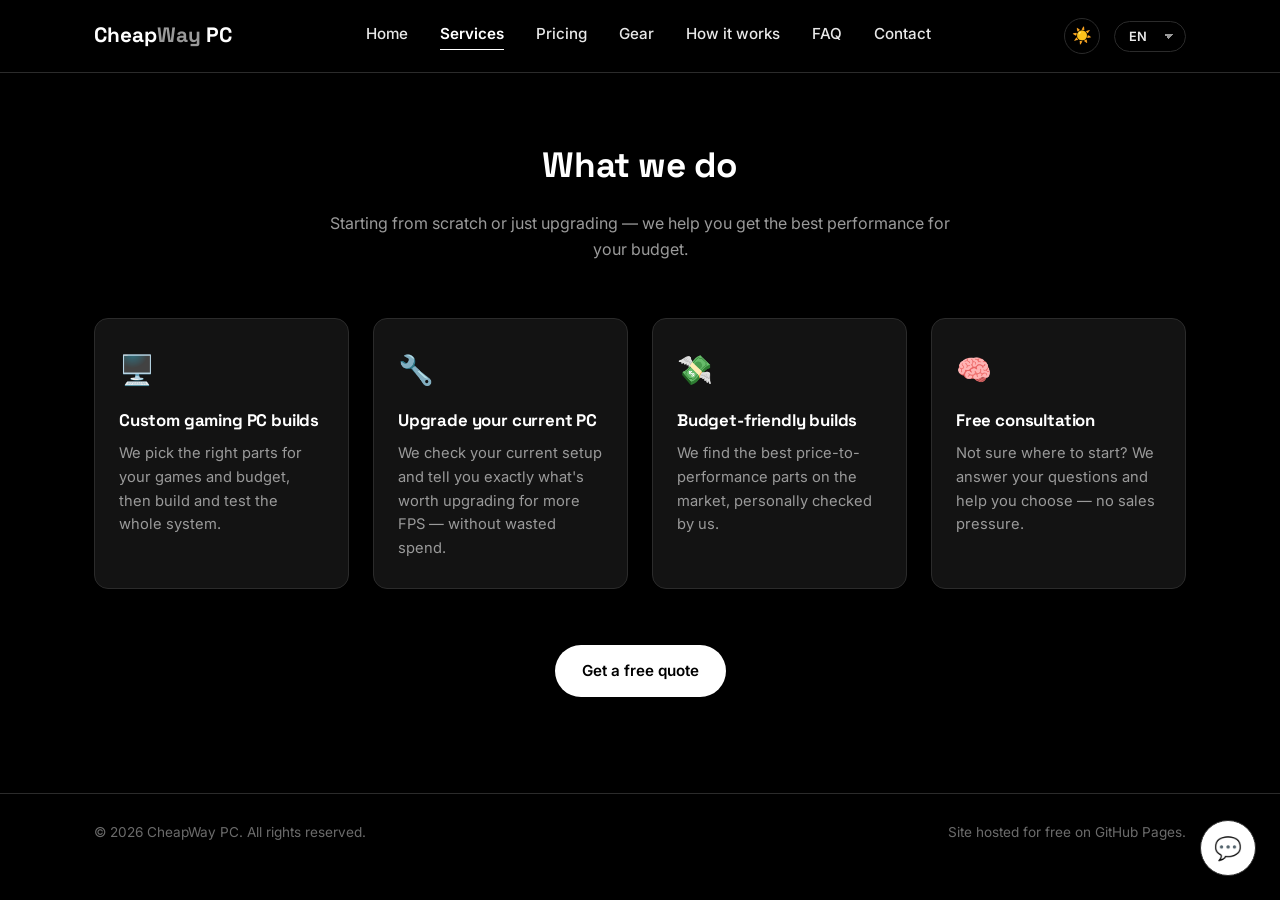
<file: servicii.html>
<!DOCTYPE html>
<html lang="en">
<head>
<meta charset="UTF-8">
<meta name="viewport" content="width=device-width, initial-scale=1.0">
<title>Services — CheapWay PC</title>
<meta name="description" content="CheapWay PC services: custom gaming PC builds, upgrades, budget builds, and free consultation.">
<script>
  (function () {
    try {
      var t = localStorage.getItem("cheapway-theme");
      if (t === "light" || t === "dark") document.documentElement.setAttribute("data-theme", t);
    } catch (e) {}
  })();
</script>
<link rel="preconnect" href="https://fonts.googleapis.com">
<link rel="preconnect" href="https://fonts.gstatic.com" crossorigin>
<link href="https://fonts.googleapis.com/css2?family=Space+Grotesk:wght@400;500;600;700&family=Inter:wght@400;500;600&display=swap" rel="stylesheet">
<link rel="stylesheet" href="style.css">
</head>
<body>

<header class="site-header">
  <div class="container header-inner">
    <a href="index.html" class="logo">Cheap<span>Way</span> PC</a>

    <nav class="main-nav" id="main-nav">
      <a href="index.html" data-i18n="nav_home">Home</a>
      <a href="servicii.html" data-i18n="nav_services" class="active">Services</a>
      <a href="preturi.html" data-i18n="nav_pricing">Pricing</a>
      <a href="gear.html" data-i18n="nav_gear">Gear</a>
      <a href="proces.html" data-i18n="nav_process">How it works</a>
      <a href="faq.html" data-i18n="nav_faq">FAQ</a>
      <a href="contact.html" data-i18n="nav_contact">Contact</a>
    </nav>

    <div class="header-actions">
      <button class="theme-toggle" id="theme-toggle" aria-label="Comută tema alb/negru" title="Alb / Negru">
        <span class="theme-icon" id="theme-icon">☀️</span>
      </button>
      <div class="lang-switch">
        <select id="lang-select" aria-label="Language / Limbă / Sprache / Idioma / Langue / 语言">
          <option value="en">EN</option>
          <option value="ro">RO</option>
          <option value="de">DE</option>
          <option value="es">ES</option>
          <option value="fr">FR</option>
          <option value="zh">中文</option>
        </select>
      </div>
      <button class="menu-toggle" id="menu-toggle" aria-label="Meniu" aria-expanded="false">
        <span></span><span></span><span></span>
      </button>
    </div>
  </div>
</header>

<main id="top">

  <section class="section page-hero">
    <div class="container">
      <h1 data-i18n="services_title">What we do</h1>
      <p class="section-sub" data-i18n="services_subtitle">Starting from scratch or just upgrading — we help you get the best performance for your budget.</p>

      <div class="grid grid-4">
        <div class="card">
          <div class="card-icon">🖥️</div>
          <h3 data-i18n="service1_title">Custom gaming PC builds</h3>
          <p data-i18n="service1_desc">We pick the right parts for your games and budget, then build and test the whole system.</p>
        </div>
        <div class="card">
          <div class="card-icon">🔧</div>
          <h3 data-i18n="service2_title">Upgrade your current PC</h3>
          <p data-i18n="service2_desc">We check your current setup and tell you exactly what's worth upgrading for more FPS — without wasted spend.</p>
        </div>
        <div class="card">
          <div class="card-icon">💸</div>
          <h3 data-i18n="service3_title">Budget-friendly builds</h3>
          <p data-i18n="service3_desc">We find the best price-to-performance parts on the market, personally checked by us.</p>
        </div>
        <div class="card">
          <div class="card-icon">🧠</div>
          <h3 data-i18n="service4_title">Free consultation</h3>
          <p data-i18n="service4_desc">Not sure where to start? We answer your questions and help you choose — no sales pressure.</p>
        </div>
      </div>

      <div class="page-cta">
        <a href="contact.html" class="btn btn-primary" data-i18n="hero_cta_primary">Get a free quote</a>
      </div>
    </div>
  </section>


</main>

<footer class="site-footer">
  <div class="container footer-inner">
    <p>&copy; <span id="year"></span> CheapWay PC. <span data-i18n="footer_rights">All rights reserved.</span></p>
    <p class="footer-note" data-i18n="footer_note">Site hosted for free on GitHub Pages.</p>
  </div>
</footer>

<div class="chat-widget">
  <button class="chat-toggle" id="chat-toggle" aria-label="Chat">💬</button>
  <div class="chat-panel" id="chat-panel">
    <div class="chat-panel-header">
      <span data-i18n="chat_header_title">Ask us anything</span>
      <button class="chat-close" id="chat-close" aria-label="Close">✕</button>
    </div>
    <div class="chat-log" id="chat-log">
      <div class="chat-msg chat-msg-bot" data-i18n="chat_greeting">Hi! Ask me about pricing, warranty, shipping, or anything else — I'll do my best to help.</div>
    </div>
    <form class="chat-input-row" id="chat-form">
      <input type="text" id="chat-input" data-i18n-placeholder="chat_placeholder" placeholder="Type your question..." autocomplete="off">
      <button type="submit" data-i18n="chat_send">Send</button>
    </form>
    <a href="faq.html" class="chat-faq-link" data-i18n="chat_faq_link">See all FAQs →</a>
  </div>
</div>

<script src="script.js"></script>
</body>
</html>
</file>
<file: style.css>
:root{
  /* --- Tema "night" (implicit) --- */
  --bg: #000000;
  --bg-alt: #0a0a0a;
  --panel: #131313;
  --panel-2: #1a1a1a;
  --line: #2b2b2b;
  --fg: #ffffff;
  --fg-soft: #e8e8e8;
  --muted: #9a9a9a;
  --muted-dim: #6b6b6b;
  --btn-fg: #000000;
  --header-bg: rgba(0,0,0,0.85);
  --glow-1: rgba(255,255,255,0.05);
  --glow-2: rgba(255,255,255,0.04);

  --radius: 14px;
  --font-head: 'Space Grotesk', 'Inter', system-ui, sans-serif;
  --font-body: 'Inter', system-ui, sans-serif;
}

/* --- Tema "day" (alb) — activată de butonul din header --- */
:root[data-theme="light"]{
  --bg: #ffffff;
  --bg-alt: #f4f4f4;
  --panel: #f7f7f7;
  --panel-2: #ececec;
  --line: #dcdcdc;
  --fg: #000000;
  --fg-soft: #1a1a1a;
  --muted: #555555;
  --muted-dim: #7a7a7a;
  --btn-fg: #ffffff;
  --header-bg: rgba(255,255,255,0.88);
  --glow-1: rgba(0,0,0,0.04);
  --glow-2: rgba(0,0,0,0.03);
}

*{box-sizing:border-box;}
html{scroll-behavior:smooth;}
body{
  margin:0;
  background:var(--bg);
  color:var(--fg-soft);
  font-family:var(--font-body);
  line-height:1.6;
  -webkit-font-smoothing:antialiased;
  transition:background .2s ease, color .2s ease;
}

h1,h2,h3{
  font-family:var(--font-head);
  color:var(--fg);
  margin:0 0 .5em;
  letter-spacing:-0.01em;
}

p{color:var(--muted);}

a{color:inherit; text-decoration:none;}

.container{
  max-width:1140px;
  margin:0 auto;
  padding:0 24px;
}

/* Header */
.site-header{
  position:sticky;
  top:0;
  z-index:50;
  background:var(--header-bg);
  backdrop-filter:blur(10px);
  border-bottom:1px solid var(--line);
}
.header-inner{
  display:flex;
  align-items:center;
  justify-content:space-between;
  height:72px;
}
.logo{
  font-family:var(--font-head);
  font-weight:700;
  font-size:1.3rem;
  color:var(--fg);
}
.logo span{color:var(--muted);}

.main-nav{
  display:flex;
  gap:32px;
}
.main-nav a{
  color:var(--fg-soft);
  font-size:.95rem;
  font-weight:500;
  transition:color .2s;
  padding-bottom:2px;
}
.main-nav a:hover{color:var(--fg); border-bottom:1px solid var(--fg);}
.main-nav a.active{color:var(--fg); border-bottom:1px solid var(--fg); font-weight:600;}

.header-actions{
  display:flex;
  align-items:center;
  gap:14px;
}

.theme-toggle{
  display:flex;
  align-items:center;
  justify-content:center;
  width:36px;
  height:36px;
  border-radius:999px;
  border:1px solid var(--line);
  background:transparent;
  cursor:pointer;
  font-size:1rem;
  line-height:1;
  transition:border-color .2s, transform .15s;
}
.theme-toggle:hover{border-color:var(--fg); transform:translateY(-1px);}

.lang-switch{
  display:flex;
}
#lang-select{
  appearance:none;
  -webkit-appearance:none;
  background:transparent;
  border:1px solid var(--line);
  border-radius:999px;
  color:var(--fg-soft);
  padding:7px 30px 7px 14px;
  font-size:.8rem;
  font-weight:600;
  font-family:var(--font-body);
  cursor:pointer;
  transition:border-color .2s;
  background-image:linear-gradient(45deg, transparent 50%, var(--muted) 50%), linear-gradient(135deg, var(--muted) 50%, transparent 50%);
  background-position:calc(100% - 16px) center, calc(100% - 11px) center;
  background-size:5px 5px, 5px 5px;
  background-repeat:no-repeat;
}
#lang-select:hover, #lang-select:focus{
  border-color:var(--fg);
  outline:none;
}
#lang-select option{
  background:var(--panel);
  color:var(--fg-soft);
}

.menu-toggle{
  display:none;
  flex-direction:column;
  gap:4px;
  background:none;
  border:none;
  cursor:pointer;
  padding:8px;
}
.menu-toggle span{
  width:22px;
  height:2px;
  background:var(--fg);
  display:block;
}

/* Buttons */
.btn{
  display:inline-block;
  padding:13px 26px;
  border-radius:999px;
  font-weight:600;
  font-size:.95rem;
  transition:transform .15s ease, background .2s, color .2s, border-color .2s;
  border:1px solid transparent;
}
.btn:hover{transform:translateY(-2px);}
.btn-primary{
  background:var(--fg);
  color:var(--btn-fg);
}
.btn-primary:hover{opacity:.9;}
.btn-ghost{
  background:transparent;
  color:var(--fg);
  border:1px solid var(--line);
}
.btn-ghost:hover{border-color:var(--fg);}

/* Hero */
.hero{
  padding:120px 0 90px;
  background:
    radial-gradient(circle at 20% 20%, var(--glow-1), transparent 40%),
    radial-gradient(circle at 80% 60%, var(--glow-2), transparent 45%),
    var(--bg);
  border-bottom:1px solid var(--line);
}
.hero-inner{
  max-width:760px;
}
.eyebrow{
  text-transform:uppercase;
  letter-spacing:.14em;
  font-size:.78rem;
  color:var(--muted-dim);
  font-weight:600;
  margin-bottom:18px;
}
.hero h1{
  font-size:clamp(2.2rem, 5vw, 3.4rem);
  line-height:1.12;
  margin-bottom:22px;
}
.hero-sub{
  font-size:1.1rem;
  max-width:560px;
  margin-bottom:36px;
}
.hero-cta{
  display:flex;
  gap:16px;
  flex-wrap:wrap;
}

/* Strip */
.strip{
  background:var(--panel);
  border-bottom:1px solid var(--line);
}
.strip-inner{
  display:flex;
  flex-wrap:wrap;
  justify-content:space-between;
  gap:24px;
  padding:32px 24px;
}
.strip-item{
  display:flex;
  flex-direction:column;
  gap:4px;
  min-width:160px;
}
.strip-item strong{
  font-family:var(--font-head);
  font-size:1.6rem;
  color:var(--fg);
}
.strip-item span{
  font-size:.85rem;
  color:var(--muted);
}

/* Sections */
.section{
  padding:96px 0;
}
.section-alt{
  background:var(--bg-alt);
  border-top:1px solid var(--line);
  border-bottom:1px solid var(--line);
}
.section h2, .section h1{
  font-size:clamp(1.6rem, 3.5vw, 2.2rem);
  text-align:center;
}
.section-sub{
  text-align:center;
  max-width:620px;
  margin:0 auto 56px;
}

/* Standalone page headers (Servicii/Prețuri/Proces/Contact) */
.page-hero{
  padding-top:64px;
}
.page-cta{
  text-align:center;
  margin-top:56px;
}

.grid{
  display:grid;
  gap:24px;
}
.grid-4{grid-template-columns:repeat(4,1fr);}
.grid-3{grid-template-columns:repeat(3,1fr);}
.grid-2{grid-template-columns:repeat(2,1fr);}

.card{
  background:var(--panel);
  border:1px solid var(--line);
  border-radius:var(--radius);
  padding:28px 24px;
  transition:border-color .2s, transform .2s;
}
.card:hover{border-color:var(--muted-dim); transform:translateY(-4px);}
.card-icon{font-size:1.8rem; margin-bottom:14px;}
.card h3{font-size:1.05rem;}
.card p{font-size:.92rem; margin:0;}

/* Pricing */
.pricing-grid{align-items:stretch;}
.price-card{
  background:var(--panel);
  border:1px solid var(--line);
  border-radius:var(--radius);
  padding:32px 28px;
  display:flex;
  flex-direction:column;
  gap:14px;
  position:relative;
}
.price-card.featured{
  border-color:var(--fg);
  background:var(--panel-2);
}
.badge{
  position:absolute;
  top:-13px;
  left:28px;
  background:var(--fg);
  color:var(--btn-fg);
  font-size:.72rem;
  font-weight:700;
  text-transform:uppercase;
  letter-spacing:.06em;
  padding:5px 12px;
  border-radius:999px;
  margin:0;
}
.price-card h3{margin-bottom:0; font-size:1.15rem;}
.price{margin:0; font-size:1.4rem; color:var(--fg); font-weight:700; font-family:var(--font-head);}
.price-desc{margin:0 0 6px; font-size:.9rem;}
.price-card ul{
  list-style:none;
  padding:0;
  margin:0 0 8px;
  display:flex;
  flex-direction:column;
  gap:8px;
  flex:1;
}
.price-card li{
  font-size:.88rem;
  color:var(--fg-soft);
  padding-left:20px;
  position:relative;
}
.price-card li::before{
  content:"→";
  position:absolute;
  left:0;
  color:var(--muted-dim);
}
.price-card .btn{text-align:center;}

.price-meta{
  border-top:1px solid var(--line);
  margin-top:4px;
  padding-top:14px;
  display:flex;
  flex-direction:column;
  gap:6px;
}
.msrp-line, .amazon-line{
  margin:0;
  font-size:.82rem;
  color:var(--muted);
}
.msrp-line strong, .amazon-line strong{
  color:var(--fg);
  font-weight:600;
}

/* Tier sections on the pricing page */
.tier-block{margin-top:56px;}
.tier-block:first-of-type{margin-top:32px;}
.tier-heading{
  font-size:1.5rem;
  margin-bottom:4px;
}
.tier-desc{
  color:var(--muted);
  font-size:.95rem;
  margin:0 0 24px;
}
.price-card-solo{max-width:520px; margin:0 auto;}
.edition-label{
  font-size:.78rem;
  font-weight:700;
  text-transform:uppercase;
  letter-spacing:.06em;
  color:var(--muted-dim);
  margin:0;
}
.price-card-img{
  width:100%;
  height:200px;
  object-fit:contain;
  background:#f0f0f0;
  border:1px solid var(--line);
  border-radius:calc(var(--radius) - 4px);
}
@media (max-width: 640px){
  .price-card-img{height:160px;}
}
.tier-upsell{
  margin-top:20px;
  padding:14px 18px;
  border:1px dashed var(--line);
  border-radius:var(--radius);
  font-size:.88rem;
  color:var(--muted);
  background:var(--panel);
}
.tier-upsell strong{color:var(--fg);}
.price-card .parts-list li strong{color:var(--fg);}
.cpu-name{
  color:var(--muted-dim);
  font-size:.78rem;
}
.price-meta .amazon-link{
  margin-left:6px;
  color:var(--fg);
  font-weight:600;
  font-size:.8rem;
  border-bottom:1px solid var(--muted-dim);
  transition:border-color .2s;
}
.price-meta .amazon-link:hover{border-color:var(--fg);}

/* When .amazon-link is used as a full button (e.g. on the Gear page),
   let .btn/.btn-primary/.btn-ghost styling win instead of the small-link style above. */
.amazon-link.btn{text-align:center;}

.pricing-note{
  text-align:center;
  font-size:.82rem;
  color:var(--muted-dim);
  margin-top:12px;
}
.pricing-note:first-of-type{margin-top:36px;}

/* Steps */
.steps{margin-top:8px;}
.step{
  background:transparent;
  border-top:1px solid var(--line);
  padding-top:20px;
}
.step-num{
  font-family:var(--font-head);
  font-size:.85rem;
  color:var(--muted-dim);
  font-weight:700;
}
.step h3{font-size:1rem; margin-top:8px;}
.step p{font-size:.9rem; margin:0;}

/* CTA banner (home page) */
.cta-banner{
  padding:64px 0;
  border-top:1px solid var(--line);
}
.cta-banner-inner{
  text-align:center;
  display:flex;
  flex-direction:column;
  align-items:center;
  gap:24px;
}
.cta-banner h2{margin:0;}

/* Contact */
.contact-wrap{
  display:grid;
  grid-template-columns:1.3fr 1fr;
  gap:40px;
  align-items:start;
}
.contact-form{
  display:flex;
  flex-direction:column;
  gap:8px;
  background:var(--panel);
  border:1px solid var(--line);
  border-radius:var(--radius);
  padding:32px;
}
.contact-form label{
  font-size:.85rem;
  color:var(--muted);
  margin-top:10px;
}
.contact-form input,
.contact-form textarea{
  background:var(--bg-alt);
  border:1px solid var(--line);
  border-radius:8px;
  padding:11px 14px;
  color:var(--fg);
  font-family:var(--font-body);
  font-size:.95rem;
  resize:vertical;
}
.contact-form input:focus,
.contact-form textarea:focus{
  outline:none;
  border-color:var(--fg);
}
.contact-form .btn{margin-top:18px; align-self:flex-start;}

.contact-direct{
  background:var(--panel);
  border:1px solid var(--line);
  border-radius:var(--radius);
  padding:32px;
}
.contact-direct p{margin:0 0 12px;}
.contact-line{font-size:1rem; color:var(--fg-soft) !important;}
.contact-line a:hover{text-decoration:underline;}
.contact-note{font-size:.78rem !important; color:var(--muted-dim) !important; margin-top:20px !important;}

/* Gear page */
.gear-section-title{
  text-align:center;
  font-size:1.3rem;
  margin:56px 0 28px;
}
.gear-section-title:first-of-type{margin-top:0;}
.gear-badge{
  background:transparent;
  color:var(--fg);
  border:1px solid var(--line);
}

.gear-table-wrap{
  overflow-x:auto;
  margin:0 0 12px;
  border:1px solid var(--line);
  border-radius:var(--radius);
}
.gear-table{
  width:100%;
  border-collapse:collapse;
  min-width:520px;
}
.gear-table th, .gear-table td{
  padding:14px 20px;
  text-align:left;
  font-size:.92rem;
  border-bottom:1px solid var(--line);
}
.gear-table thead th{
  color:var(--muted);
  font-weight:600;
  font-size:.76rem;
  text-transform:uppercase;
  letter-spacing:.05em;
  background:var(--panel);
}
.gear-table tbody tr:last-child td{border-bottom:none;}
.gear-table tbody tr:nth-child(even){background:var(--panel);}
.gear-table td strong{color:var(--fg);}

.gear-top-list{
  list-style:none;
  margin:0 0 12px;
  padding:0;
  display:flex;
  flex-direction:column;
  gap:16px;
}
.gear-top-item{
  background:var(--panel);
  border:1px solid var(--line);
  border-radius:var(--radius);
  padding:22px 24px;
  display:flex;
  gap:18px;
  align-items:flex-start;
}
.gear-top-rank{
  font-family:var(--font-head);
  font-size:1.6rem;
  font-weight:700;
  color:var(--muted-dim);
  flex-shrink:0;
  width:32px;
  line-height:1;
}
.gear-top-icon{
  flex-shrink:0;
  width:56px;
  height:56px;
  border-radius:50%;
  background:var(--bg);
  border:1px solid var(--line);
  display:flex;
  align-items:center;
  justify-content:center;
  color:var(--muted);
}
.gear-top-icon svg{width:28px; height:28px;}
.gear-top-body{flex:1; min-width:0;}
.gear-top-body h3{margin:0 0 6px; font-size:1.05rem;}
.gear-top-data{margin:0 0 14px; font-size:.9rem; color:var(--fg-soft); line-height:1.55;}
.gear-top-meta{display:flex; align-items:center; gap:16px; flex-wrap:wrap;}
.gear-top-price{font-weight:700; color:var(--fg); font-size:.92rem; font-family:var(--font-head);}
.gear-top-item .amazon-link{font-size:.8rem; padding:8px 16px;}

@media (max-width: 640px){
  .gear-top-item{flex-direction:column; gap:10px;}
  .gear-top-rank{width:auto;}
  .gear-top-icon{width:44px; height:44px;}
  .gear-top-icon svg{width:22px; height:22px;}
}

/* FAQ accordion */
.faq-list{
  max-width:760px;
  margin:0 auto;
  display:flex;
  flex-direction:column;
  gap:12px;
}
.faq-item{
  background:var(--panel);
  border:1px solid var(--line);
  border-radius:var(--radius);
  padding:18px 22px;
}
.faq-item summary{
  cursor:pointer;
  font-weight:600;
  color:var(--fg);
  font-size:1rem;
  list-style:none;
  display:flex;
  justify-content:space-between;
  align-items:center;
  gap:12px;
}
.faq-item summary::-webkit-details-marker{display:none;}
.faq-item summary::after{
  content:"+";
  font-size:1.3rem;
  color:var(--muted-dim);
  flex-shrink:0;
  transition:transform .2s;
}
.faq-item[open] summary::after{
  content:"−";
}
.faq-item p{
  margin:14px 0 0;
  font-size:.92rem;
  line-height:1.6;
}

/* Chat widget */
.chat-widget{
  position:fixed;
  bottom:24px;
  right:24px;
  z-index:100;
}
.chat-toggle{
  width:56px;
  height:56px;
  border-radius:999px;
  border:1px solid var(--line);
  background:var(--fg);
  color:var(--btn-fg);
  font-size:1.4rem;
  cursor:pointer;
  box-shadow:0 8px 24px rgba(0,0,0,0.25);
  transition:transform .15s;
}
.chat-toggle:hover{transform:scale(1.06);}

.chat-panel{
  position:absolute;
  bottom:70px;
  right:0;
  width:min(340px, calc(100vw - 48px));
  background:var(--panel);
  border:1px solid var(--line);
  border-radius:var(--radius);
  box-shadow:0 12px 36px rgba(0,0,0,0.35);
  display:flex;
  flex-direction:column;
  overflow:hidden;
  transform-origin:bottom right;
  transition:opacity .2s ease, transform .2s ease, visibility .2s;
  opacity:0;
  transform:translateY(14px) scale(.97);
  visibility:hidden;
  pointer-events:none;
}
.chat-panel.is-open{
  opacity:1;
  transform:translateY(0) scale(1);
  visibility:visible;
  pointer-events:auto;
}
.chat-panel-header{
  display:flex;
  align-items:center;
  justify-content:space-between;
  padding:14px 16px;
  border-bottom:1px solid var(--line);
  font-weight:600;
  color:var(--fg);
  font-size:.92rem;
}
.chat-close{
  background:none;
  border:none;
  color:var(--muted);
  cursor:pointer;
  font-size:1rem;
  padding:2px;
}
.chat-close:hover{color:var(--fg);}

.chat-log{
  padding:14px 16px;
  display:flex;
  flex-direction:column;
  gap:10px;
  max-height:320px;
  overflow-y:auto;
}
.chat-msg{
  font-size:.86rem;
  line-height:1.5;
  padding:9px 12px;
  border-radius:10px;
  max-width:85%;
}
.chat-msg-bot{
  background:var(--bg-alt);
  color:var(--fg-soft);
  align-self:flex-start;
  border:1px solid var(--line);
}
.chat-msg-user{
  background:var(--fg);
  color:var(--btn-fg);
  align-self:flex-end;
}

.chat-input-row{
  display:flex;
  gap:8px;
  padding:12px 16px;
  border-top:1px solid var(--line);
}
.chat-input-row input{
  flex:1;
  background:var(--bg-alt);
  border:1px solid var(--line);
  border-radius:8px;
  padding:9px 12px;
  color:var(--fg);
  font-family:var(--font-body);
  font-size:.86rem;
}
.chat-input-row input:focus{outline:none; border-color:var(--fg);}
.chat-input-row button{
  background:var(--fg);
  color:var(--btn-fg);
  border:none;
  border-radius:8px;
  padding:9px 14px;
  font-weight:600;
  font-size:.82rem;
  cursor:pointer;
}
.chat-faq-link{
  display:block;
  text-align:center;
  padding:10px;
  font-size:.8rem;
  color:var(--muted);
  border-top:1px solid var(--line);
}
.chat-faq-link:hover{color:var(--fg);}

@media (max-width: 480px){
  .chat-widget{bottom:16px; right:16px;}
  .chat-panel{bottom:64px;}
}

/* Footer */
.site-footer{
  border-top:1px solid var(--line);
  padding:28px 0 40px;
}
.footer-inner{
  display:flex;
  justify-content:space-between;
  flex-wrap:wrap;
  gap:8px;
  font-size:.85rem;
  color:var(--muted-dim);
}
.footer-inner p{margin:0; color:var(--muted-dim);}

/* Responsive */
@media (max-width: 900px){
  .grid-4{grid-template-columns:repeat(2,1fr);}
  .grid-3{grid-template-columns:1fr;}
  .grid-2{grid-template-columns:1fr;}
  .contact-wrap{grid-template-columns:1fr;}
}

@media (max-width: 720px){
  .main-nav{
    position:absolute;
    top:72px;
    left:0;
    right:0;
    background:var(--bg-alt);
    border-bottom:1px solid var(--line);
    flex-direction:column;
    padding:16px 24px;
    gap:16px;
    display:none;
  }
  .main-nav.open{display:flex;}
  .menu-toggle{display:flex;}
  .grid-4{grid-template-columns:1fr;}
  .hero{padding:90px 0 60px;}
}
</file>
